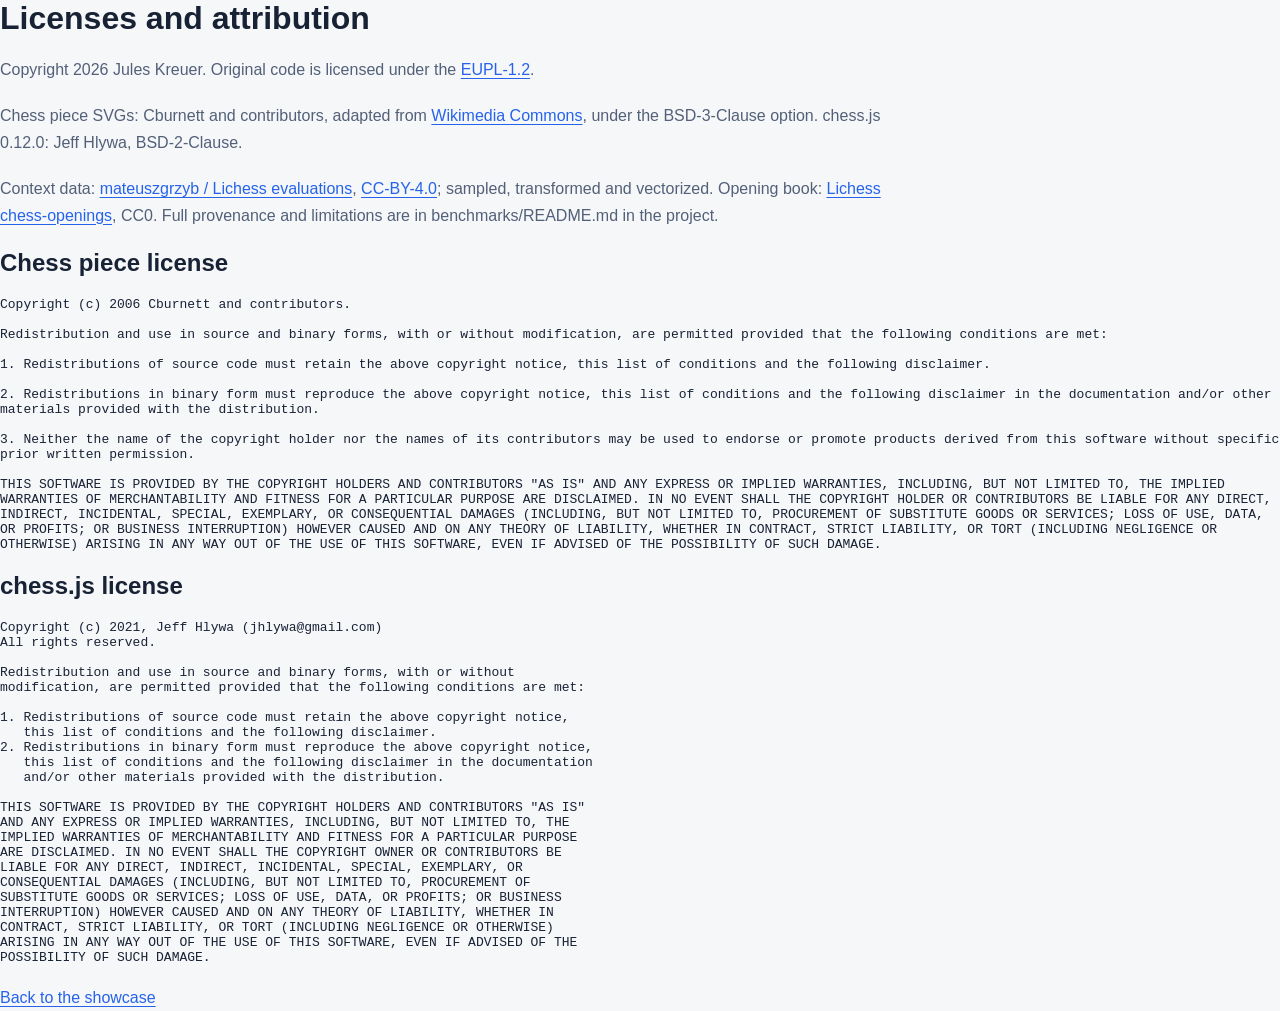
<file: tabpfn_chess/web/credits.html>
<!doctype html><html lang="en"><meta charset="utf-8"><meta name="viewport" content="width=device-width"><title>Licenses and attribution</title><link rel="stylesheet" href="style.css?v=0.1.0a1"><main class="academic-section"><h1>Licenses and attribution</h1><p>Copyright 2026 Jules Kreuer. Original code is licensed under the <a href="https://eupl.eu/1.2/en/">EUPL-1.2</a>.</p><p>Chess piece SVGs: Cburnett and contributors, adapted from <a href="https://commons.wikimedia.org/wiki/Category:SVG_chess_pieces">Wikimedia Commons</a>, under the BSD-3-Clause option. chess.js 0.12.0: Jeff Hlywa, BSD-2-Clause.</p><p>Context data: <a href="https://huggingface.co/datasets/mateuszgrzyb/lichess-stockfish-normalized">mateuszgrzyb / Lichess evaluations</a>, <a href="https://creativecommons.org/licenses/by/4.0/">CC-BY-4.0</a>; sampled, transformed and vectorized. Opening book: <a href="https://github.com/lichess-org/chess-openings">Lichess chess-openings</a>, CC0. Full provenance and limitations are in benchmarks/README.md in the project.</p><h2>Chess piece license</h2><pre style="white-space:pre-wrap">Copyright (c) 2006 Cburnett and contributors. 

Redistribution and use in source and binary forms, with or without modification, are permitted provided that the following conditions are met:

1. Redistributions of source code must retain the above copyright notice, this list of conditions and the following disclaimer.

2. Redistributions in binary form must reproduce the above copyright notice, this list of conditions and the following disclaimer in the documentation and/or other materials provided with the distribution.

3. Neither the name of the copyright holder nor the names of its contributors may be used to endorse or promote products derived from this software without specific prior written permission.

THIS SOFTWARE IS PROVIDED BY THE COPYRIGHT HOLDERS AND CONTRIBUTORS &quot;AS IS&quot; AND ANY EXPRESS OR IMPLIED WARRANTIES, INCLUDING, BUT NOT LIMITED TO, THE IMPLIED WARRANTIES OF MERCHANTABILITY AND FITNESS FOR A PARTICULAR PURPOSE ARE DISCLAIMED. IN NO EVENT SHALL THE COPYRIGHT HOLDER OR CONTRIBUTORS BE LIABLE FOR ANY DIRECT, INDIRECT, INCIDENTAL, SPECIAL, EXEMPLARY, OR CONSEQUENTIAL DAMAGES (INCLUDING, BUT NOT LIMITED TO, PROCUREMENT OF SUBSTITUTE GOODS OR SERVICES; LOSS OF USE, DATA, OR PROFITS; OR BUSINESS INTERRUPTION) HOWEVER CAUSED AND ON ANY THEORY OF LIABILITY, WHETHER IN CONTRACT, STRICT LIABILITY, OR TORT (INCLUDING NEGLIGENCE OR OTHERWISE) ARISING IN ANY WAY OUT OF THE USE OF THIS SOFTWARE, EVEN IF ADVISED OF THE POSSIBILITY OF SUCH DAMAGE.
</pre><h2>chess.js license</h2><pre style="white-space:pre-wrap">Copyright (c) 2021, Jeff Hlywa (jhlywa@gmail.com)
All rights reserved.

Redistribution and use in source and binary forms, with or without
modification, are permitted provided that the following conditions are met:

1. Redistributions of source code must retain the above copyright notice,
   this list of conditions and the following disclaimer.
2. Redistributions in binary form must reproduce the above copyright notice,
   this list of conditions and the following disclaimer in the documentation
   and/or other materials provided with the distribution.

THIS SOFTWARE IS PROVIDED BY THE COPYRIGHT HOLDERS AND CONTRIBUTORS &quot;AS IS&quot;
AND ANY EXPRESS OR IMPLIED WARRANTIES, INCLUDING, BUT NOT LIMITED TO, THE
IMPLIED WARRANTIES OF MERCHANTABILITY AND FITNESS FOR A PARTICULAR PURPOSE
ARE DISCLAIMED. IN NO EVENT SHALL THE COPYRIGHT OWNER OR CONTRIBUTORS BE
LIABLE FOR ANY DIRECT, INDIRECT, INCIDENTAL, SPECIAL, EXEMPLARY, OR
CONSEQUENTIAL DAMAGES (INCLUDING, BUT NOT LIMITED TO, PROCUREMENT OF
SUBSTITUTE GOODS OR SERVICES; LOSS OF USE, DATA, OR PROFITS; OR BUSINESS
INTERRUPTION) HOWEVER CAUSED AND ON ANY THEORY OF LIABILITY, WHETHER IN
CONTRACT, STRICT LIABILITY, OR TORT (INCLUDING NEGLIGENCE OR OTHERWISE)
ARISING IN ANY WAY OUT OF THE USE OF THIS SOFTWARE, EVEN IF ADVISED OF THE
POSSIBILITY OF SUCH DAMAGE.
</pre><p><a href="index.html">Back to the showcase</a></p></main></html>
</file>
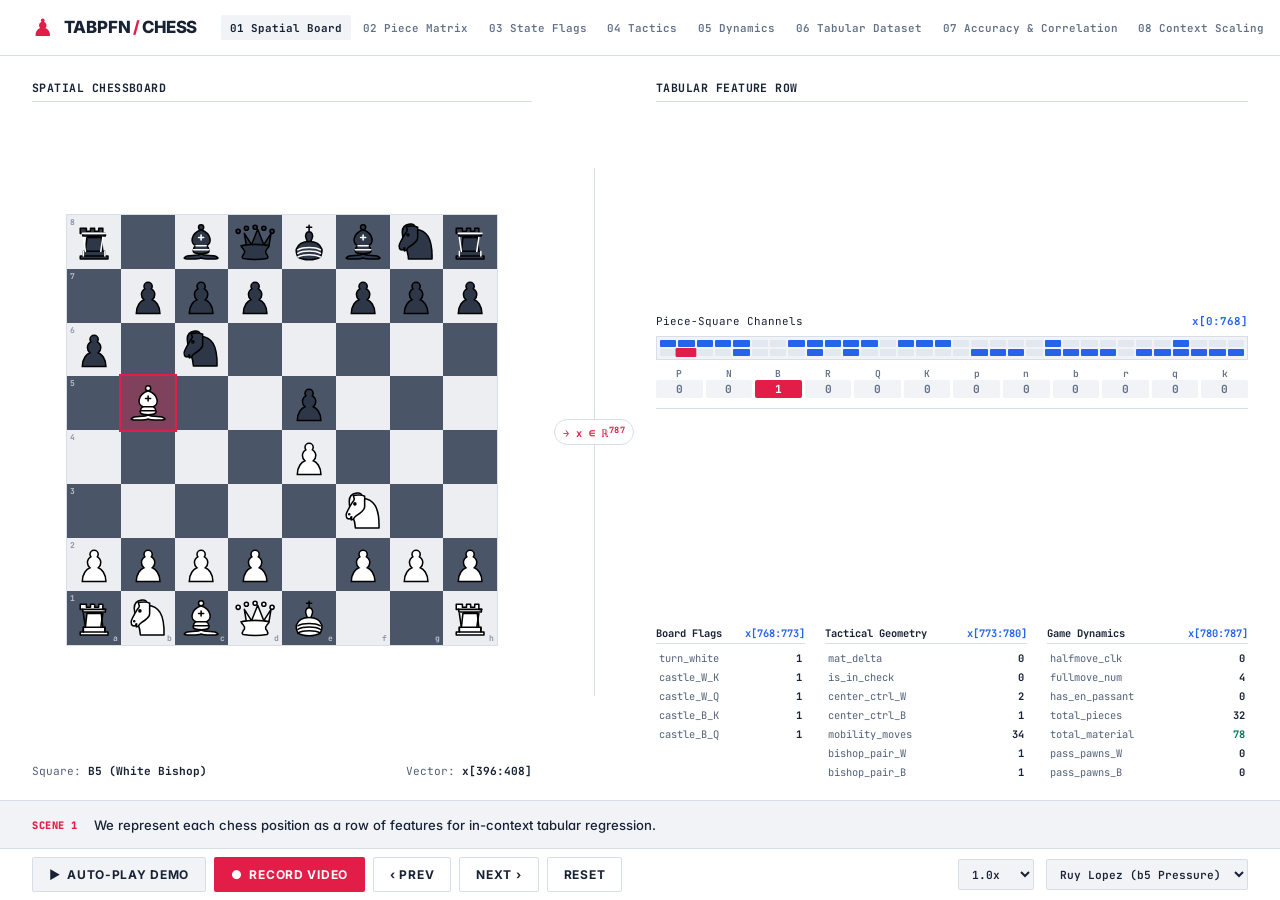
<file: tabpfn_chess/web/vector_animation.html>
<!DOCTYPE html>
<html lang="en">
<head>
  <meta charset="UTF-8">
  <meta name="viewport" content="width=device-width, initial-scale=1.0">
  <title>TabPFN Chess: Spatial-to-Tabular Vectorization &amp; Scaling</title>
  <link rel="stylesheet" href="style.css">
  <link rel="preconnect" href="https://fonts.googleapis.com">
  <link rel="preconnect" href="https://fonts.gstatic.com" crossorigin>
  <link href="https://fonts.googleapis.com/css2?family=Inter:wght@400;500;600;700;800&family=JetBrains+Mono:wght@400;500;600;700&display=swap" rel="stylesheet">
  <style>
    body {
      background-color: var(--bg-surface);
      color: var(--text-main);
      font-family: var(--font-sans);
      font-feature-settings: 'cv02', 'cv03', 'cv04', 'cv11';
      margin: 0;
      padding: 0;
      width: 100vw;
      height: 100vh;
      min-height: 100vh;
      display: flex;
      flex-direction: column;
      overflow: hidden;
      box-sizing: border-box;
      -webkit-font-smoothing: antialiased;
    }

    /* Full-Size Stage (Matches Regular Play Window) */
    .stage-card {
      width: 100vw;
      height: 100vh;
      flex: 1;
      max-width: none;
      aspect-ratio: unset;
      background: var(--bg-surface);
      border: none;
      border-radius: 0;
      box-shadow: none;
      display: flex;
      flex-direction: column;
      position: relative;
      overflow: hidden;
    }

    /* Full-Stage SVG Laser Overlay (For Steps 1-5) */
    .stage-laser-canvas {
      position: absolute;
      top: 0;
      left: 0;
      width: 100%;
      height: 100%;
      pointer-events: none;
      z-index: 15;
    }

    /* Stage Header (Matches Swiss Header) */
    .stage-header {
      height: 56px;
      padding: 0.85rem 2rem;
      display: flex;
      align-items: center;
      justify-content: space-between;
      background: var(--bg-surface);
      border-bottom: 1px solid var(--border-hairline);
      z-index: 20;
      flex-shrink: 0;
      gap: 1.5rem;
    }

    .brand-group {
      display: flex;
      align-items: center;
      gap: 0.65rem;
    }

    /* Clean Progress Steps */
    .step-tabs {
      display: flex;
      align-items: center;
      gap: 0.2rem;
    }

    .step-tab {
      font-family: var(--font-mono);
      font-size: 0.68rem;
      font-weight: 600;
      color: var(--text-muted);
      background: transparent;
      border: none;
      padding: 0.35rem 0.55rem;
      border-radius: 2px;
      cursor: pointer;
      transition: all 0.15s ease;
      white-space: nowrap;
    }

    .step-tab:hover {
      color: var(--text-main);
      background: var(--bg-hover);
    }

    .step-tab.active {
      color: var(--text-main);
      background: var(--bg-surface-alt);
      font-weight: 700;
    }

    .step-tab.completed {
      color: var(--swiss-green);
    }

    /* Viewport Area */
    .viewport-area {
      flex: 1;
      position: relative;
      overflow: hidden;
      display: flex;
      flex-direction: column;
    }

    /* VIEW 1: Vectorization Pipeline (Steps 1-5) */
    .view-vectorize {
      flex: 1;
      display: grid;
      grid-template-columns: 500px 60px 1fr;
      align-items: stretch;
      padding: 1.5rem 2rem 1rem;
      gap: 2rem;
      background: #ffffff;
      height: 100%;
      box-sizing: border-box;
      max-width: 1440px;
      margin: 0 auto;
      width: 100%;
    }

    .board-column {
      display: flex;
      flex-direction: column;
      justify-content: space-between;
      gap: 0.75rem;
    }

    .section-title-row {
      display: flex;
      align-items: baseline;
      justify-content: space-between;
      padding-bottom: 0.35rem;
      border-bottom: 1px solid var(--border-hairline);
    }

    .section-title {
      font-family: var(--font-mono);
      font-size: 0.72rem;
      font-weight: 700;
      letter-spacing: 0.04em;
      color: var(--text-main);
    }


    .chess-grid-frame {
      width: min(440px, 48vh);
      height: min(440px, 48vh);
      margin: 0 auto;
      background: var(--board-dark);
      border: 1px solid var(--border-hairline);
      display: grid;
      grid-template-columns: repeat(8, 1fr);
      grid-template-rows: repeat(8, 1fr);
      position: relative;
    }

    .sq {
      position: relative;
      display: flex;
      align-items: center;
      justify-content: center;
      cursor: pointer;
      transition: background-color 0.15s ease;
    }

    .sq.light { background-color: var(--board-light); }
    .sq.dark { background-color: var(--board-dark); }

    .sq.active-highlight {
      background-color: var(--board-highlight) !important;
      outline: 2px solid var(--swiss-red);
      z-index: 5;
    }

    .sq-coord {
      position: absolute;
      font-size: 8px;
      font-family: var(--font-mono);
      font-weight: 700;
      pointer-events: none;
      opacity: 0.7;
    }

    .sq-coord.rank { left: 3px; top: 2px; }
    .sq-coord.file { right: 3px; bottom: 2px; }
    .sq.light .sq-coord { color: var(--text-muted); }
    .sq.dark .sq-coord { color: var(--board-light); }

    .piece-wrapper {
      width: 86%;
      height: 86%;
      position: relative;
      z-index: 2;
      display: flex;
      align-items: center;
      justify-content: center;
    }

    .board-readout {
      display: flex;
      align-items: center;
      justify-content: space-between;
      padding: 0.35rem 0;
      font-family: var(--font-mono);
      font-size: 0.7rem;
      color: var(--text-dim);
    }

    .board-readout strong {
      color: var(--text-main);
    }

    /* Center Divider & Conduit */
    .conduit-column {
      display: flex;
      flex-direction: column;
      align-items: center;
      justify-content: center;
      position: relative;
    }

    .conduit-line {
      width: 1px;
      height: 75%;
      background: var(--border-hairline);
    }

    .conduit-pill {
      position: absolute;
      background: #ffffff;
      border: 1px solid var(--border-hairline);
      padding: 4px 8px;
      border-radius: 20px;
      font-family: var(--font-mono);
      font-size: 0.65rem;
      font-weight: 700;
      color: var(--swiss-red);
      letter-spacing: 0.05em;
      white-space: nowrap;
    }

    /* Right Column: Tabular Row Vector */
    .vector-column {
      display: flex;
      flex-direction: column;
      justify-content: space-between;
      gap: 0.85rem;
    }

    .piece-matrix-block {
      display: flex;
      flex-direction: column;
      gap: 0.45rem;
      padding-bottom: 0.65rem;
      border-bottom: 1px solid var(--border-hairline);
    }

    .matrix-title-row {
      display: flex;
      align-items: center;
      justify-content: space-between;
      font-family: var(--font-mono);
      font-size: 0.68rem;
    }

    .matrix-title-row .slice {
      color: var(--swiss-blue);
      font-weight: 700;
    }

    .micro-matrix-strip {
      display: grid;
      grid-template-columns: repeat(32, 1fr);
      gap: 2px;
      background: var(--bg-surface-alt);
      padding: 3px;
      border: 1px solid var(--border-hairline);
    }

    .micro-cell {
      height: 7px;
      border-radius: 1px;
      background: #e2e8f0;
      transition: background-color 0.15s ease;
    }

    .micro-cell.occupied {
      background: var(--swiss-blue);
    }

    .micro-cell.active-cell {
      background: var(--swiss-red) !important;
      transform: scale(1.3);
      z-index: 2;
    }

    .channels-strip {
      display: grid;
      grid-template-columns: repeat(12, 1fr);
      gap: 3px;
    }

    .ch-item {
      display: flex;
      flex-direction: column;
      align-items: center;
      font-family: var(--font-mono);
    }

    .ch-item .name {
      font-size: 0.6rem;
      color: var(--text-muted);
      font-weight: 600;
    }

    .ch-item .val {
      font-size: 0.7rem;
      font-weight: 700;
      width: 100%;
      text-align: center;
      padding: 2px 0;
      background: var(--bg-surface-alt);
      color: var(--text-muted);
      border-radius: 2px;
    }

    .ch-item.active .val {
      background: var(--swiss-red);
      color: #ffffff;
    }

    /* 19 Features (Clean Open Columns) */
    .features-triad {
      display: grid;
      grid-template-columns: 1fr 1.35fr 1.35fr;
      gap: 1.25rem;
      padding: 0.25rem 0;
    }

    .feature-group {
      display: flex;
      flex-direction: column;
      gap: 0.25rem;
    }

    .group-header {
      font-family: var(--font-mono);
      font-size: 0.65rem;
      font-weight: 700;
      display: flex;
      justify-content: space-between;
      color: var(--text-main);
      padding-bottom: 3px;
      border-bottom: 1px solid var(--border-hairline);
      margin-bottom: 2px;
    }

    .group-header .range {
      color: var(--swiss-blue);
    }

    .feature-list {
      display: flex;
      flex-direction: column;
      gap: 3px;
    }

    .feature-item {
      display: flex;
      align-items: center;
      justify-content: space-between;
      font-family: var(--font-mono);
      font-size: 0.65rem;
      padding: 1px 3px;
      border-radius: 2px;
      transition: background-color 0.15s ease;
    }

    .feature-item.highlight {
      background: #fff1f2;
      color: var(--swiss-red);
    }

    .feature-item.highlight .name {
      color: var(--swiss-red);
      font-weight: 700;
    }

    .feature-item .name {
      color: var(--text-dim);
    }

    .feature-item .val {
      font-weight: 700;
      color: var(--text-main);
      min-width: 24px;
      text-align: right;
    }

    .feature-item .val.pos { color: var(--swiss-green); }
    .feature-item .val.neg { color: var(--swiss-red); }

    .laser-ray-path {
      stroke: var(--swiss-red);
      stroke-width: 1.8;
      stroke-linecap: round;
      opacity: 0.85;
      filter: drop-shadow(0 1px 2px rgba(225, 29, 72, 0.25));
    }

    /* VIEW 2: Full-Page Tabular Dataset Matrix (Step 6) */
    .view-table {
      flex: 1;
      padding: 1.5rem 2rem;
      display: flex;
      flex-direction: column;
      justify-content: space-between;
      background: #ffffff;
      height: 100%;
      box-sizing: border-box;
      max-width: 1440px;
      margin: 0 auto;
      width: 100%;
    }

    .dataset-table {
      width: 100%;
      border-collapse: collapse;
      font-family: var(--font-mono);
      font-size: 0.72rem;
      margin-top: 0.5rem;
    }

    .dataset-table th {
      text-align: left;
      padding: 0.55rem 0.6rem;
      font-size: 0.65rem;
      font-weight: 700;
      color: var(--text-muted);
      border-bottom: 2px solid var(--border-hairline);
      background: var(--bg-surface-alt);
    }

    .dataset-table td {
      padding: 0.45rem 0.6rem;
      border-bottom: 1px solid var(--border-hairline);
      color: var(--text-main);
    }

    .dataset-table tr:hover {
      background: #f8fafc;
    }

    .dataset-table th.target-col, .dataset-table td.target-col {
      background: #fff1f2;
      border-left: 1px solid rgba(225, 29, 72, 0.2);
    }

    .dataset-table th.target-col {
      color: var(--swiss-red);
      font-weight: 800;
    }

    .target-val-cp {
      font-weight: 800;
      color: var(--text-main);
    }

    .target-val-prob {
      font-weight: 800;
      color: var(--swiss-red);
    }

    .onehot-cell {
      display: flex;
      align-items: center;
      gap: 6px;
      font-family: var(--font-mono);
      white-space: nowrap;
    }

    .onehot-vec {
      color: var(--swiss-blue);
      font-weight: 700;
      font-size: 0.68rem;
    }

    .onehot-tag {
      font-size: 0.6rem;
      color: var(--text-muted);
      background: var(--bg-surface-alt);
      padding: 1px 5px;
      border: 1px solid var(--border-hairline);
      border-radius: 2px;
      white-space: nowrap;
    }

    /* VIEW 3: Model Accuracy & Correlation Plots (Step 7) */
    .view-plots {
      flex: 1;
      padding: 1.5rem 2rem;
      display: flex;
      flex-direction: column;
      justify-content: space-between;
      background: #ffffff;
      height: 100%;
      box-sizing: border-box;
      max-width: 1440px;
      margin: 0 auto;
      width: 100%;
    }

    .plots-grid {
      display: grid;
      grid-template-columns: 1.3fr 1fr;
      gap: 1.5rem;
      flex: 1;
      margin-top: 0.75rem;
    }

    .plot-card {
      border: 1px solid var(--border-hairline);
      background: #ffffff;
      padding: 1rem;
      display: flex;
      flex-direction: column;
      justify-content: space-between;
    }

    .plot-header {
      display: flex;
      justify-content: space-between;
      align-items: baseline;
      margin-bottom: 0.5rem;
    }

    .plot-header h3 {
      font-size: 0.78rem;
      font-weight: 700;
      font-family: var(--font-mono);
      text-transform: uppercase;
      margin: 0;
    }



    /* VIEW 4: Elo Progression Across Context Sizes (Step 8) */
    .view-elo {
      flex: 1;
      padding: 1.5rem 2rem;
      display: flex;
      flex-direction: column;
      justify-content: space-between;
      background: #ffffff;
      height: 100%;
      box-sizing: border-box;
      max-width: 1440px;
      margin: 0 auto;
      width: 100%;
    }

    .elo-grid {
      display: grid;
      grid-template-columns: 1.4fr 1fr;
      gap: 1.5rem;
      flex: 1;
      margin-top: 0.75rem;
    }

    .context-cards-list {
      display: flex;
      flex-direction: column;
      gap: 0.65rem;
      justify-content: center;
    }

    .context-card {
      border: 1px solid var(--border-hairline);
      background: var(--bg-surface-alt);
      padding: 0.75rem 1rem;
      border-radius: 2px;
      display: flex;
      align-items: center;
      justify-content: space-between;
      transition: all 0.2s ease;
    }

    .context-card.featured {
      background: #ffffff;
      border-color: var(--swiss-red);
      box-shadow: 0 2px 8px rgba(225, 29, 72, 0.08);
    }

    .context-card-title {
      font-family: var(--font-mono);
      font-size: 0.75rem;
      font-weight: 800;
      color: var(--text-main);
    }


    .context-card-elo {
      font-family: var(--font-mono);
      font-size: 1.15rem;
      font-weight: 800;
      color: var(--swiss-red);
    }

    /* Subtitle Prompter */
    .stage-prompter {
      height: 48px;
      padding: 0 2rem;
      background: var(--bg-surface-alt);
      border-top: 1px solid var(--border-hairline);
      display: flex;
      align-items: center;
      gap: 1rem;
      z-index: 20;
      flex-shrink: 0;
    }

    .prompter-label {
      font-family: var(--font-mono);
      font-size: 0.65rem;
      font-weight: 800;
      color: var(--swiss-red);
      letter-spacing: 0.05em;
      flex-shrink: 0;
    }

    .prompter-text {
      font-size: 0.82rem;
      color: var(--text-main);
      font-weight: 500;
      white-space: nowrap;
      overflow: hidden;
      text-overflow: ellipsis;
    }

    /* Cockpit Bar */
    .stage-cockpit {
      height: 52px;
      padding: 0 2rem;
      display: flex;
      align-items: center;
      justify-content: space-between;
      background: #ffffff;
      border-top: 1px solid var(--border-hairline);
      z-index: 20;
      flex-shrink: 0;
    }

    .cockpit-select {
      font-family: var(--font-mono);
      font-size: 0.7rem;
      font-weight: 600;
      background: var(--bg-surface-alt);
      border: 1px solid var(--border-hairline);
      color: var(--text-main);
      padding: 0.4rem 0.6rem;
      border-radius: 2px;
      outline: none;
      cursor: pointer;
    }
  </style>
</head>
<body>

  <!-- 16:9 Presentation Stage Card -->
  <div class="stage-card" id="stageCard">

    <!-- Absolute Laser Canvas (For Steps 1-5) -->
    <svg class="stage-laser-canvas" id="stageLaserSvg">
      <defs>
        <marker id="swissMarker" viewBox="0 0 8 8" refX="5" refY="4" markerWidth="4" markerHeight="4" orient="auto-start-reverse">
          <path d="M 0 1 L 6 4 L 0 7 z" fill="#e11d48"/>
        </marker>
      </defs>
      <g id="laserLayer"></g>
    </svg>

    <!-- Stage Header -->
    <header class="stage-header">
      <div class="brand-group">
        <span class="brand-mark">♟</span>
        <div class="brand-text">
          <h1>TABPFN<span class="brand-divider">/</span>CHESS</h1>
        </div>
      </div>

      <!-- Navigation Tabs (8 Steps) -->
      <nav class="step-tabs" id="stepTabs">
        <button class="step-tab active" id="tab-1">01 Spatial Board</button>
        <button class="step-tab" id="tab-2">02 Piece Matrix</button>
        <button class="step-tab" id="tab-3">03 State Flags</button>
        <button class="step-tab" id="tab-4">04 Tactics</button>
        <button class="step-tab" id="tab-5">05 Dynamics</button>
        <button class="step-tab" id="tab-6">06 Tabular Dataset</button>
        <button class="step-tab" id="tab-7">07 Accuracy &amp; Correlation</button>
        <button class="step-tab" id="tab-8">08 Context Scaling</button>
      </nav>
    </header>

    <!-- Viewport Container -->
    <div class="viewport-area" id="viewportArea">

      <!-- ============================================================ -->
      <!-- VIEW 1: Vectorization Pipeline (Active for Steps 1 through 5) -->
      <!-- ============================================================ -->
      <div class="view-vectorize" id="viewVectorize">
        
        <!-- Left: Spatial Board -->
        <section class="board-column">
          <div class="section-title-row">
            <span class="section-title">SPATIAL CHESSBOARD</span>
          </div>

          <div class="chess-grid-frame" id="chessGrid"></div>

          <div class="board-readout">
            <span>Square: <strong id="inspSqName">b5 (White Bishop)</strong></span>
            <span>Vector: <strong id="inspSliceTag">x[408:420]</strong></span>
          </div>
        </section>

        <!-- Center: Divider & Conduit -->
        <section class="conduit-column">
          <div class="conduit-line"></div>
          <div class="conduit-pill">&rarr; x &isin; &reals;<sup>787</sup></div>
        </section>

        <!-- Right: 787-dim Tabular Vector -->
        <section class="vector-column">
          <div class="section-title-row">
            <span class="section-title">TABULAR FEATURE ROW</span>
          </div>

          <!-- 768 Piece Matrix -->
          <div class="piece-matrix-block" id="block-pieces">
            <div class="matrix-title-row">
              <span>Piece-Square Channels</span>
              <span class="slice">x[0:768]</span>
            </div>
            <div class="micro-matrix-strip" id="microMatrix"></div>
            <div class="channels-strip" id="channelsStrip"></div>
          </div>

          <!-- 19 Features Triad -->
          <div class="features-triad">
            <div class="feature-group" id="group-flags">
              <div class="group-header">
                <span>Board Flags</span>
                <span class="range">x[768:773]</span>
              </div>
              <div class="feature-list" id="flagsList"></div>
            </div>

            <div class="feature-group" id="group-tactics">
              <div class="group-header">
                <span>Tactical Geometry</span>
                <span class="range">x[773:780]</span>
              </div>
              <div class="feature-list" id="tacticsList"></div>
            </div>

            <div class="feature-group" id="group-dynamics">
              <div class="group-header">
                <span>Game Dynamics</span>
                <span class="range">x[780:787]</span>
              </div>
              <div class="feature-list" id="dynamicsList"></div>
            </div>
          </div>
        </section>
      </div>

      <!-- ============================================================ -->
      <!-- VIEW 2: Full-Page Tabular Dataset (Active for Step 6)        -->
      <!-- ============================================================ -->
      <div class="view-table" id="viewTable" style="display: none;">
        <div class="section-title-row">
          <span class="section-title">IN-CONTEXT REFERENCE MATRIX [X_train | y_train]</span>
        </div>

        <div style="flex: 1; overflow-y: auto;">
          <table class="dataset-table">
            <thead>
              <tr>
                <th>#</th>
                <th>Piece Channels x[0:767]</th>
                <th>Turn x[768]</th>
                <th>Mat &Delta; x[773]</th>
                <th>Check x[774]</th>
                <th>Center x[775]</th>
                <th>Mobility x[777]</th>
                <th>Pieces x[783]</th>
                <th>Passed x[785]</th>
                <th class="target-col">Stockfish CP</th>
                <th class="target-col">Target Win Prob y</th>
              </tr>
            </thead>
            <tbody id="datasetTableBody"></tbody>
          </table>
        </div>

      </div>

      <!-- ============================================================ -->
      <!-- VIEW 3: Model Accuracy & Correlation Plots (Active for Step 7)-->
      <!-- ============================================================ -->
      <div class="view-plots" id="viewPlots" style="display: none;">
        <div class="section-title-row">
          <span class="section-title">HELD-OUT POSITION EVALUATION</span>
        </div>

        <div class="plots-grid">
          <!-- Scatter Plot -->
          <div class="plot-card">
            <div class="plot-header">
              <h3>Normalized Score: Prediction vs. Dataset Target</h3>
            </div>
            <div style="flex: 1; position: relative;">
              <svg id="scatterPlotSvg" role="img" aria-label="Recorded TabPFN predictions against dataset target scores" viewBox="0 0 540 260" width="100%" height="100%"></svg>
            </div>
          </div>

          <!-- Phase Residuals -->
          <div class="plot-card">
            <div class="plot-header">
              <h3>Centipawn MAE by Phase</h3>
            </div>
            <div style="flex: 1; position: relative;">
              <svg id="phaseResidualsSvg" role="img" aria-label="Mean absolute centipawn error grouped by dataset phase" viewBox="0 0 380 260" width="100%" height="100%"></svg>
            </div>
          </div>
        </div>

        <p style="font-size: 0.75rem; margin: 0.75rem 0 0; color: var(--text-muted);">
          Scores are uncalibrated; centipawn targets and predictions are clipped to &plusmn;1,000.
          <a href="evaluation_results.json" target="_blank">Recorded predictions &amp; protocol</a>
        </p>
      </div>

      <!-- ============================================================ -->
      <!-- VIEW 4: Context Scaling & Elo Progression (Active for Step 8) -->
      <!-- ============================================================ -->
      <div class="view-elo" id="viewElo" style="display: none;">
        <div class="section-title-row">
          <span class="section-title">IN-CONTEXT SCALING LADDER</span>
        </div>

        <div class="elo-grid">
          <!-- Elo Scaling Curve Plot -->
          <div class="plot-card">
            <div class="plot-header">
              <h3>Playing Strength vs. Context Size</h3>
            </div>
            <div style="flex: 1; position: relative;">
              <svg id="eloCurveSvg" viewBox="0 0 560 260" width="100%" height="100%"></svg>
            </div>
          </div>

          <!-- Context Performance Summary Cards -->
          <div class="context-cards-list">
            <div class="context-card">
              <div>
                <div class="context-card-title">100 Context Positions</div>
              </div>
              <div class="context-card-elo">1185 Elo</div>
            </div>

            <div class="context-card">
              <div>
                <div class="context-card-title">1,000 Context Positions</div>
              </div>
              <div class="context-card-elo">1236 Elo</div>
            </div>

            <div class="context-card featured">
              <div>
                <div class="context-card-title">10,000 Context Positions</div>
              </div>
              <div class="context-card-elo">1304 Elo</div>
            </div>
          </div>
        </div>

      </div>

    </div>

    <!-- Subtitle Prompter -->
    <div class="stage-prompter">
      <span class="prompter-label" id="prompterTag">SCENE 2</span>
      <span class="prompter-text" id="prompterSpeech">
        "We engineer a canonical spatial-to-tabular pipeline that transforms any position into a 787-dimensional row vector."
      </span>
    </div>

    <!-- Cockpit Controls -->
    <footer class="stage-cockpit">
      <div style="display: flex; gap: 0.5rem; align-items: center;">
        <button class="btn-swiss" id="btnPlayDemo">
          <span id="playIcon">▶</span>
          <span id="playLabel">Auto-Play Demo</span>
        </button>
        <button class="btn-swiss btn-accent" id="btnRecordVideo">
          <span>●</span>
          <span id="recLabel">Record Video</span>
        </button>
        <button class="btn-swiss btn-ghost" id="btnPrev">‹ Prev</button>
        <button class="btn-swiss btn-ghost" id="btnNext">Next ›</button>
        <button class="btn-swiss btn-ghost" id="btnReset">Reset</button>
      </div>

      <div style="display: flex; gap: 0.75rem; align-items: center;">
        <select class="cockpit-select" id="speedSelect">
          <option value="0.75">0.75x</option>
          <option value="1" selected>1.0x</option>
          <option value="1.5">1.5x</option>
          <option value="2">2.0x</option>
        </select>

        <select class="cockpit-select" id="presetSelect">
          <option value="ruy_lopez">Ruy Lopez (b5 Pressure)</option>
          <option value="scandinavian">Scandinavian (d5 Queen)</option>
          <option value="fried_liver">Fried Liver (f7 Attack)</option>
          <option value="endgame">Endgame (Passed Pawns)</option>
        </select>
      </div>
    </footer>

  </div>

  <script src="pieces.js"></script>
  <script src="evaluation_results.js"></script>
  <script>
    if (typeof SVG_PIECES === 'undefined') {
      window.SVG_PIECES = {
        P: `<svg viewBox="0 0 45 45"><path d="m22.5 9c-2.21 0-4 1.79-4 4 0 .89.29 1.71.78 2.38C17.33 16.5 16 18.59 16 21c0 2.03.94 3.84 2.41 5.03-3 1.06-7.41 5.55-7.41 13.47h23c0-7.92-4.41-12.41-7.41-13.47 1.47-1.19 2.41-3 2.41-5.03 0-2.41-1.33-4.5-3.28-5.62.49-.67.78-1.49.78-2.38 0-2.21-1.79-4-4-4z" fill="#fff" stroke="#000" stroke-width="1.5"/></svg>`,
        N: `<svg viewBox="0 0 45 45"><g fill="none" stroke="#000" stroke-width="1.5"><path d="m 22,10 c 10.5,1 16.5,8 16,29 L 15,39 C 15,28 9,26 9,13 9,8.5 11.5,5.5 16,5 c 3.5,-0.5 6,0.5 6,5 z" fill="#fff"/><circle cx="14.5" cy="15.5" r="1" fill="#000"/></g></svg>`,
        B: `<svg viewBox="0 0 45 45"><g fill="none" stroke="#000" stroke-width="1.5"><path d="m 9,36 c 3.39,-0.97 10.11,0.43 13.5,-2 3.39,2.43 10.11,1.03 13.5,2 0,0 1.65,0.54 3,2 -0.68,0.97 -1.65,0.99 -3,1 -3.39,-0.21 -10.11,0.47 -13.5,-1 -3.39,1.47 -10.11,0.79 -13.5,1 -1.354,-0.01 -2.32,-0.03 -3,-1 1.35,-1.46 3,-2 3,-2 z" fill="#fff"/><circle cx="22.5" cy="8" r="2.5" fill="#fff"/></g></svg>`,
        R: `<svg viewBox="0 0 45 45"><g fill="#fff" stroke="#000" stroke-width="1.5"><path d="m 9,39 h 27 v -3 H 9 v 3 z m 3,-3 v -4.5 h 21 V 36 H 12 z m 2,-4.5 1.5,-13.5 h 14 L 31,31.5 H 14 z"/></g></svg>`,
        Q: `<svg viewBox="0 0 45 45"><g fill="#fff" stroke="#000" stroke-width="1.5"><path d="m 9,26 c 8.5,-1.5 21,-1.5 27,0 l 2,-12 -7,11 -6,-15 -6,15 -7,-11 2,12 z"/><circle cx="22.5" cy="8" r="2"/></g></svg>`,
        K: `<svg viewBox="0 0 45 45"><g fill="none" stroke="#000" stroke-width="1.5"><path d="M 22.5,11.63 V 6 M 20,8 h 5"/><path d="m 11.5,37 c 5.5,3.5 16.5,3.5 22,0 0,0 2,-4.5 1.5,-7.5 -2,-5.5 -7.5,-7.5 -12.5,-7.5 -5,0 -10.5,2 -12.5,7.5 -0.5,3 1.5,7.5 1.5,7.5 z" fill="#fff"/></g></svg>`,
        p: `<svg viewBox="0 0 45 45"><path d="m22.5 9c-2.21 0-4 1.79-4 4 0 .89.29 1.71.78 2.38C17.33 16.5 16 18.59 16 21c0 2.03.94 3.84 2.41 5.03-3 1.06-7.41 5.55-7.41 13.47h23c0-7.92-4.41-12.41-7.41-13.47 1.47-1.19 2.41-3 2.41-5.03 0-2.41-1.33-4.5-3.28-5.62.49-.67.78-1.49.78-2.38 0-2.21-1.79-4-4-4z" fill="#4b5568" stroke="#000" stroke-width="1.5"/></svg>`,
        n: `<svg viewBox="0 0 45 45"><g fill="none" stroke="#000" stroke-width="1.5"><path d="m 22,10 c 10.5,1 16.5,8 16,29 L 15,39 C 15,28 9,26 9,13 9,8.5 11.5,5.5 16,5 c 3.5,-0.5 6,0.5 6,5 z" fill="#4b5568"/><circle cx="14.5" cy="15.5" r="1" fill="#fff"/></g></svg>`,
        b: `<svg viewBox="0 0 45 45"><g fill="none" stroke="#000" stroke-width="1.5"><path d="m 9,36 c 3.39,-0.97 10.11,0.43 13.5,-2 3.39,2.43 10.11,1.03 13.5,2 0,0 1.65,0.54 3,2 -0.68,0.97 -1.65,0.99 -3,1 -3.39,-0.21 -10.11,0.47 -13.5,-1 -3.39,1.47 -10.11,0.79 -13.5,1 -1.354,-0.01 -2.32,-0.03 -3,-1 1.35,-1.46 3,-2 3,-2 z" fill="#4b5568"/><circle cx="22.5" cy="8" r="2.5" fill="#4b5568"/></g></svg>`,
        r: `<svg viewBox="0 0 45 45"><g fill="#4b5568" stroke="#000" stroke-width="1.5"><path d="m 9,39 h 27 v -3 H 9 v 3 z m 3,-3 v -4.5 h 21 V 36 H 12 z m 2,-4.5 1.5,-13.5 h 14 L 31,31.5 H 14 z"/></g></svg>`,
        q: `<svg viewBox="0 0 45 45"><g fill="#4b5568" stroke="#000" stroke-width="1.5"><path d="m 9,26 c 8.5,-1.5 21,-1.5 27,0 l 2,-12 -7,11 -6,-15 -6,15 -7,-11 2,12 z"/><circle cx="22.5" cy="8" r="2"/></g></svg>`,
        k: `<svg viewBox="0 0 45 45"><g fill="none" stroke="#000" stroke-width="1.5"><path d="M 22.5,11.63 V 6 M 20,8 h 5"/><path d="m 11.5,37 c 5.5,3.5 16.5,3.5 22,0 0,0 2,-4.5 1.5,-7.5 -2,-5.5 -7.5,-7.5 -12.5,-7.5 -5,0 -10.5,2 -12.5,7.5 -0.5,3 1.5,7.5 1.5,7.5 z" fill="#4b5568"/></g></svg>`
      };
    }

    // 8 Real sample positions from reference_data.parquet
    const REAL_DATASET_ROWS = [
      { id: 1, fen: "1r4k1/2R2ppp/p5b1/8/8/P3r2P/3R2P1/6K1 w - - 0 1", turn: 1, mat: -4.0, check: 0, center: 2, mob: 32, pcs: 14, pass: 0, cp: -549, prob: 0.041 },
      { id: 2, fen: "1rb2rk1/p2n2bp/4p1p1/q1pp3P/5P2/2N3P1/PPPQ1B2/2KR1B1R w - - 0 1", turn: 1, mat: 0.0, check: 0, center: 4, mob: 38, pcs: 26, pass: 0, cp: -200, prob: 0.240 },
      { id: 3, fen: "1r4QR/2bkp3/5p2/2K3P1/3r4/4N3/1P6/8 w - - 0 1", turn: 1, mat: 4.0, check: 0, center: 2, mob: 34, pcs: 12, pass: 1, cp: 655, prob: 0.977 },
      { id: 4, fen: "1r4k1/2Q2ppp/8/4p3/p7/P6P/3r1PPK/8 b - - 0 1", turn: 0, mat: -2.0, check: 0, center: 1, mob: 33, pcs: 14, pass: 0, cp: -148, prob: 0.299 },
      { id: 5, fen: "1rb2rk1/p2p3p/4p1p1/q1p4n/Q7/2NB2P1/PPP2P1P/2KR3R b - - 0 1", turn: 0, mat: 0.0, check: 0, center: 3, mob: 39, pcs: 24, pass: 0, cp: -60, prob: 0.415 },
      { id: 6, fen: "1r4k1/1r3ppp/8/1P2Q3/4P3/6P1/1P3PKP/8 b - - 0 1", turn: 0, mat: 2.0, check: 0, center: 3, mob: 19, pcs: 14, pass: 2, cp: 0, prob: 0.500 },
      { id: 7, fen: "1rb2rk1/p3ppbp/5np1/1p2q3/NPPp1B2/3P2P1/4P1BP/1R1Q1RK1 b - - 0 1", turn: 0, mat: -1.0, check: 0, center: 3, mob: 41, pcs: 27, pass: 0, cp: -80, prob: 0.387 },
      { id: 8, fen: "1r4k1/1N4p1/2p2p1p/2P4P/8/2PR4/PPK5/7r b - - 0 1", turn: 0, mat: -1.0, check: 0, center: 2, mob: 24, pcs: 15, pass: 1, cp: -650, prob: 0.023 }
    ];

    const PRESETS = {
      ruy_lopez: {
        fen: "r1bqkbnr/1ppp1ppp/p1n5/1B2p3/4P3/5N2/PPPP1PPP/RNBQK2R w KQkq - 0 4",
        activeSquare: "b5",
        features: {
          turn: 1, wk_castle: 1, wq_castle: 1, bk_castle: 1, bq_castle: 1,
          mat_delta: 0.0, in_check: 0, center_w: 2, center_b: 1, mobility: 34,
          bishop_w: 1, bishop_b: 1, halfmove: 0, fullmove: 4, ep: 0, pieces: 32,
          tot_mat: 78.0, pass_w: 0, pass_b: 0
        }
      },
      scandinavian: {
        fen: "rnb1kbnr/ppp1pppp/8/3q4/8/2N5/PPPP1PPP/R1BQKBNR b KQkq - 1 3",
        activeSquare: "d5",
        features: {
          turn: 0, wk_castle: 1, wq_castle: 1, bk_castle: 1, bq_castle: 1,
          mat_delta: 0.0, in_check: 0, center_w: 2, center_b: 1, mobility: 28,
          bishop_w: 1, bishop_b: 1, halfmove: 1, fullmove: 3, ep: 0, pieces: 31,
          tot_mat: 77.0, pass_w: 0, pass_b: 0
        }
      },
      fried_liver: {
        fen: "r1bqkb1r/ppp2ppp/2n5/3np1N1/2B5/8/PPPP1PPP/RNBQK2R w KQkq - 0 6",
        activeSquare: "f7",
        features: {
          turn: 1, wk_castle: 1, wq_castle: 1, bk_castle: 1, bq_castle: 1,
          mat_delta: 0.0, in_check: 0, center_w: 3, center_b: 2, mobility: 37,
          bishop_w: 1, bishop_b: 1, halfmove: 0, fullmove: 6, ep: 0, pieces: 30,
          tot_mat: 76.0, pass_w: 0, pass_b: 0
        }
      },
      endgame: {
        fen: "8/5pk1/4p1p1/7p/3P3P/4PKP1/1r3P2/8 w - - 0 42",
        activeSquare: "d4",
        features: {
          turn: 1, wk_castle: 0, wq_castle: 0, bk_castle: 0, bq_castle: 0,
          mat_delta: 0.0, in_check: 0, center_w: 1, center_b: 0, mobility: 14,
          bishop_w: 0, bishop_b: 0, halfmove: 0, fullmove: 42, ep: 0, pieces: 12,
          tot_mat: 22.0, pass_w: 1, pass_b: 0
        }
      }
    };

    const PIECE_ORDER = ["P", "N", "B", "R", "Q", "K", "p", "n", "b", "r", "q", "k"];

    const STAGE_SCRIPTS = [
      {
        scene: "SCENE 1",
        text: "We represent each chess position as a row of features for in-context tabular regression."
      },
      {
        scene: "SCENE 2",
        text: "We unroll the 8x8 board into 64 squares. Each square maps to 12 one-hot piece channels [P,N,B,R,Q,K, p,n,b,r,q,k], creating a 768-dimensional sparse binary tensor."
      },
      {
        scene: "SCENE 3",
        text: "We append 5 global game state flags: active turn, and kingside/queenside castling rights for both players. Indices 768 through 772."
      },
      {
        scene: "SCENE 4",
        text: "We inject 7 tactical domain heuristics: material delta, check status, central control of {e4, d4, e5, d5}, active mobility, and bishop pair bonuses."
      },
      {
        scene: "SCENE 5",
        text: "Finally, 7 dynamic features: the 50-move clock, move number, en-passant square, piece density, and passed pawns. Total: 787 tabular features."
      },
      {
        scene: "SCENE 6 · TABULAR REFERENCE MATRIX",
        text: "Each board state is transformed into a 787-dimensional numerical row vector: 768 one-hot piece channels, 5 state flags, and 14 domain heuristics. Stockfish evaluations serve as ground-truth targets."
      },
      {
        scene: "SCENE 7 · MODEL ACCURACY & CORRELATION",
        text: `TabPFN ${CHESS_EVALUATION_RESULTS.model.version}: ${CHESS_EVALUATION_RESULTS.metrics.n} held-out positions (${CHESS_EVALUATION_RESULTS.sampling.per_phase} per phase), ${CHESS_EVALUATION_RESULTS.model.context_size.toLocaleString('en-US')} context positions. Bars show mean absolute error on the same predictions.`
      },
      {
        scene: "SCENE 8 · CONTEXT SCALING",
        text: "Compare playing-strength estimates for contexts of 100, 1,000 and 10,000 positions."
      }
    ];

    class SwissMasterStage {
      constructor() {
        this.currentStep = 1;
        this.totalSteps = 8;
        this.currentPresetKey = 'ruy_lopez';
        this.currentPreset = PRESETS[this.currentPresetKey];
        this.isPlaying = false;
        this.speed = 1.0;
        this.timer = null;
        this.isRecording = false;
        this.recorder = null;
        this.chunks = [];

        this.initDOM();
        this.bindEvents();
        this.loadPreset(this.currentPresetKey);
        this.setStep(1);
      }

      initDOM() {
        // 64 Chess Squares
        const grid = document.getElementById('chessGrid');
        grid.innerHTML = '';
        for (let r = 8; r >= 1; r--) {
          for (let f = 1; f <= 8; f++) {
            const sqName = String.fromCharCode(96 + f) + r;
            const isLight = (r + f) % 2 === 1;
            const sq = document.createElement('div');
            sq.className = `sq ${isLight ? 'light' : 'dark'}`;
            sq.id = `sq-${sqName}`;
            sq.dataset.sq = sqName;
            sq.dataset.file = f;
            sq.dataset.rank = r;

            if (f === 1) {
              const rlbl = document.createElement('span');
              rlbl.className = 'sq-coord rank';
              rlbl.textContent = r;
              sq.appendChild(rlbl);
            }
            if (r === 1) {
              const flbl = document.createElement('span');
              flbl.className = 'sq-coord file';
              flbl.textContent = String.fromCharCode(96 + f);
              sq.appendChild(flbl);
            }

            sq.addEventListener('click', () => this.inspectSquare(sqName));
            grid.appendChild(sq);
          }
        }

        // 64 Micro-matrix cells
        const micro = document.getElementById('microMatrix');
        micro.innerHTML = '';
        for (let i = 0; i < 64; i++) {
          const c = document.createElement('div');
          c.className = 'micro-cell';
          c.id = `micro-${i}`;
          micro.appendChild(c);
        }

        // 12 Channel Breakout
        const breakout = document.getElementById('channelsStrip');
        breakout.innerHTML = '';
        PIECE_ORDER.forEach((p, idx) => {
          const box = document.createElement('div');
          box.className = 'ch-item';
          box.id = `ch-${idx}`;
          box.innerHTML = `
            <span class="name">${p}</span>
            <span class="val" id="ch-val-${idx}">0</span>
          `;
          breakout.appendChild(box);
        });

        // 19 Feature lists
        const populateList = (containerId, items) => {
          const container = document.getElementById(containerId);
          container.innerHTML = '';
          items.forEach(item => {
            const row = document.createElement('div');
            row.className = 'feature-item';
            row.id = `fitem-${item.key}`;
            row.innerHTML = `
              <span class="name">${item.name}</span>
              <span class="val" id="fval-${item.key}">-</span>
            `;
            container.appendChild(row);
          });
        };

        populateList('flagsList', [
          { name: "turn_white", key: "turn" },
          { name: "castle_W_K", key: "wk_castle" },
          { name: "castle_W_Q", key: "wq_castle" },
          { name: "castle_B_K", key: "bk_castle" },
          { name: "castle_B_Q", key: "bq_castle" }
        ]);

        populateList('tacticsList', [
          { name: "mat_delta", key: "mat_delta" },
          { name: "is_in_check", key: "in_check" },
          { name: "center_ctrl_W", key: "center_w" },
          { name: "center_ctrl_B", key: "center_b" },
          { name: "mobility_moves", key: "mobility" },
          { name: "bishop_pair_W", key: "bishop_w" },
          { name: "bishop_pair_B", key: "bishop_b" }
        ]);

        populateList('dynamicsList', [
          { name: "halfmove_clk", key: "halfmove" },
          { name: "fullmove_num", key: "fullmove" },
          { name: "has_en_passant", key: "ep" },
          { name: "total_pieces", key: "pieces" },
          { name: "total_material", key: "tot_mat" },
          { name: "pass_pawns_W", key: "pass_w" },
          { name: "pass_pawns_B", key: "pass_b" }
        ]);

        // Populate Real Dataset Table (Step 6)
        const tbody = document.getElementById('datasetTableBody');
        tbody.innerHTML = '';
        REAL_DATASET_ROWS.forEach(row => {
          const tr = document.createElement('tr');
          // Parse piece occupancy bits from FEN for authentic one-hot preview
          const ranks = row.fen.split(' ')[0].split('/');
          const bits = [];
          for (let r = 0; r < 8 && bits.length < 7; r++) {
            for (const ch of ranks[r]) {
              if (/\d/.test(ch)) {
                for (let i = 0; i < parseInt(ch, 10) && bits.length < 7; i++) bits.push(0);
              } else {
                bits.push(1);
              }
              if (bits.length >= 7) break;
            }
          }
          const bitStr = `[${bits.join(', ')}, … 0]`;

          tr.innerHTML = `
            <td>#${String(row.id).padStart(3, '0')}</td>
            <td>
              <div class="onehot-cell" title="One-hot piece-square occupancy vector x[0:767] (${row.pcs} active piece channels)&#10;Original FEN: ${row.fen}">
                <span class="onehot-vec">${bitStr}</span>
                <span class="onehot-tag">768-D one-hot (${row.pcs} active)</span>
              </div>
            </td>
            <td>${row.turn}</td>
            <td>${row.mat > 0 ? '+' : ''}${row.mat}</td>
            <td>${row.check}</td>
            <td>${row.center}</td>
            <td>${row.mob}</td>
            <td>${row.pcs}</td>
            <td>${row.pass}</td>
            <td class="target-col target-val-cp">${row.cp > 0 ? '+' : ''}${row.cp} cp</td>
            <td class="target-col target-val-prob">${row.prob.toFixed(3)}</td>
          `;
          tbody.appendChild(tr);
        });

        // Draw Plots for Step 7 & 8
        this.renderScatterPlot();
        this.renderPhasePlot();
        this.renderEloCurve();
      }

      renderScatterPlot() {
        const svg = document.getElementById('scatterPlotSvg');
        if (!svg) return;
        const w = 540, h = 260;
        const padL = 40, padB = 35, padT = 20, padR = 20;
        const plotW = w - padL - padR;
        const plotH = h - padT - padB;

        let html = `
          <!-- Axes -->
          <line x1="${padL}" y1="${padT + plotH}" x2="${padL + plotW}" y2="${padT + plotH}" stroke="#d8dee8" stroke-width="1.5" />
          <line x1="${padL}" y1="${padT}" x2="${padL}" y2="${padT + plotH}" stroke="#d8dee8" stroke-width="1.5" />
          
          <!-- Ideal Parity Line y = x -->
          <line x1="${padL}" y1="${padT + plotH}" x2="${padL + plotW}" y2="${padT}" stroke="#cbd5e1" stroke-dasharray="4,4" stroke-width="1.5" />
          
          <!-- Ticks & Labels -->
          <text x="${padL}" y="${h - 12}" fill="#617087" font-family="'JetBrains Mono'" font-size="9">0.0</text>
          <text x="${padL + plotW / 2}" y="${h - 12}" fill="#617087" font-family="'JetBrains Mono'" font-size="9" text-anchor="middle">Dataset target score</text>
          <text x="${padL + plotW}" y="${h - 12}" fill="#617087" font-family="'JetBrains Mono'" font-size="9" text-anchor="end">1.0</text>
          
          <text x="${padL - 8}" y="${padT + plotH}" fill="#617087" font-family="'JetBrains Mono'" font-size="9" text-anchor="end">0.0</text>
          <text x="${padL - 8}" y="${padT + plotH / 2}" fill="#617087" font-family="'JetBrains Mono'" font-size="9" text-anchor="end" transform="rotate(-90 ${padL - 18} ${padT + plotH / 2})">TabPFN Prediction</text>
          <text x="${padL - 8}" y="${padT + 8}" fill="#617087" font-family="'JetBrains Mono'" font-size="9" text-anchor="end">1.0</text>
        `;

        // Points
        CHESS_EVALUATION_RESULTS.points.forEach(pt => {
          const cx = padL + pt.target_score * plotW;
          const cy = padT + (1 - pt.prediction_score) * plotH;
          html += `
            <circle cx="${cx}" cy="${cy}" r="2.7" fill="rgba(37, 99, 235, 0.45)" stroke="#1d4ed8" stroke-width="0.5">
              <title>Target: ${pt.target_score.toFixed(4)} | Predicted: ${pt.prediction_score.toFixed(4)} | ${pt.phase} | Target: ${pt.target_cp} cp | ${pt.fen}</title>
            </circle>
          `;
        });

        svg.innerHTML = html;
      }

      renderPhasePlot() {
        const svg = document.getElementById('phaseResidualsSvg');
        if (!svg) return;
        const w = 380, h = 260;
        const padL = 45, padB = 35, padT = 25, padR = 20;
        const plotW = w - padL - padR;
        const plotH = h - padT - padB;

        const data = CHESS_EVALUATION_RESULTS.phases;

        const barW = 50;
        const maxVal = Math.max(50, Math.ceil(Math.max(...data.map(d => d.mae_cp)) / 50) * 50);

        let html = `
          <line x1="${padL}" y1="${padT + plotH}" x2="${padL + plotW}" y2="${padT + plotH}" stroke="#d8dee8" stroke-width="1.5" />
          <line x1="${padL}" y1="${padT}" x2="${padL}" y2="${padT + plotH}" stroke="#d8dee8" stroke-width="1.5" />
          <text x="${padL - 8}" y="${padT + 8}" fill="#617087" font-family="'JetBrains Mono'" font-size="9" text-anchor="end">${maxVal} cp</text>
          <text x="${padL - 8}" y="${padT + plotH / 2}" fill="#617087" font-family="'JetBrains Mono'" font-size="9" text-anchor="end">${maxVal / 2} cp</text>
          <text x="${padL - 8}" y="${padT + plotH}" fill="#617087" font-family="'JetBrains Mono'" font-size="9" text-anchor="end">0</text>
        `;

        data.forEach((d, idx) => {
          const cx = padL + (idx + 0.5) * (plotW / 3);
          const barH = (d.mae_cp / maxVal) * plotH;
          const y = padT + plotH - barH;

          html += `
            <rect x="${cx - barW / 2}" y="${y}" width="${barW}" height="${barH}" fill="#e11d48" rx="2" opacity="0.85"><title>${d.n} positions; mean absolute error ${d.mae_cp.toFixed(2)} cp</title></rect>
            <text x="${cx}" y="${y - 6}" fill="#182235" font-family="'JetBrains Mono'" font-size="10" font-weight="700" text-anchor="middle">${d.mae_cp.toFixed(1)} cp</text>
            <text x="${cx}" y="${padT + plotH + 18}" fill="#526078" font-family="'JetBrains Mono'" font-size="9" font-weight="600" text-anchor="middle">${d.phase[0].toUpperCase() + d.phase.slice(1)}</text>
          `;
        });

        svg.innerHTML = html;
      }

      renderEloCurve() {
        const svg = document.getElementById('eloCurveSvg');
        if (!svg) return;
        const w = 560, h = 260;
        const padL = 50, padB = 40, padT = 25, padR = 25;
        const plotW = w - padL - padR;
        const plotH = h - padT - padB;

        // X: 100 -> 1000 -> 10000 (log scale)
        // Y: 1100 to 1400 Elo
        const minElo = 1100, maxElo = 1400;

        const getY = (elo) => padT + (1 - (elo - minElo) / (maxElo - minElo)) * plotH;
        const getX = (logIdx) => padL + (logIdx / 2) * plotW;

        const points = [
          { ctx: 100, elo: 1185, low: 1138, high: 1228, x: getX(0) },
          { ctx: 1000, elo: 1236, low: 1189, high: 1279, x: getX(1) },
          { ctx: 10000, elo: 1304, low: 1265, high: 1341, x: getX(2) }
        ];

        let html = `
          <!-- Axes -->
          <line x1="${padL}" y1="${padT + plotH}" x2="${padL + plotW}" y2="${padT + plotH}" stroke="#d8dee8" stroke-width="1.5" />
          <line x1="${padL}" y1="${padT}" x2="${padL}" y2="${padT + plotH}" stroke="#d8dee8" stroke-width="1.5" />

          <!-- Subtle Horizontal Grid Lines -->
          ${[1100, 1200, 1300, 1400].map(elo => `
            <line x1="${padL}" y1="${getY(elo)}" x2="${padL + plotW}" y2="${getY(elo)}" stroke="#f1f5f9" stroke-width="1" />
          `).join('')}

          <!-- Confidence Interval Band -->
          <polygon points="${points[0].x},${getY(points[0].high)} ${points[1].x},${getY(points[1].high)} ${points[2].x},${getY(points[2].high)} ${points[2].x},${getY(points[2].low)} ${points[1].x},${getY(points[1].low)} ${points[0].x},${getY(points[0].low)}" fill="rgba(225, 29, 72, 0.08)" />

          <!-- Curve Line -->
          <polyline points="${points[0].x},${getY(points[0].elo)} ${points[1].x},${getY(points[1].elo)} ${points[2].x},${getY(points[2].elo)}" fill="none" stroke="#e11d48" stroke-width="2.5" />
        `;

        // Points
        points.forEach(pt => {
          const cy = getY(pt.elo);
          html += `
            <line x1="${pt.x}" y1="${getY(pt.low)}" x2="${pt.x}" y2="${getY(pt.high)}" stroke="#e11d48" stroke-width="1.5" />
            <circle cx="${pt.x}" cy="${cy}" r="5" fill="#ffffff" stroke="#e11d48" stroke-width="2.5" />
            <text x="${pt.x}" y="${cy - 10}" fill="#182235" font-family="'JetBrains Mono'" font-size="10" font-weight="800" text-anchor="middle">${pt.elo} Elo</text>
            <text x="${pt.x}" y="${padT + plotH + 18}" fill="#526078" font-family="'JetBrains Mono'" font-size="9" font-weight="600" text-anchor="middle">N = ${pt.ctx.toLocaleString()}</text>
          `;
        });

        // Y Ticks
        for (let elo = 1100; elo <= 1400; elo += 100) {
          html += `<text x="${padL - 8}" y="${getY(elo) + 3}" fill="#617087" font-family="'JetBrains Mono'" font-size="8.5" text-anchor="end">${elo}</text>`;
        }

        svg.innerHTML = html;
      }

      loadPreset(presetKey) {
        this.currentPresetKey = presetKey;
        this.currentPreset = PRESETS[presetKey];

        const parts = this.currentPreset.fen.split(' ');
        const ranks = parts[0].split('/');

        // Clear pieces
        for (let r = 1; r <= 8; r++) {
          for (let f = 1; f <= 8; f++) {
            const sq = document.getElementById(`sq-${String.fromCharCode(96 + f)}${r}`);
            const p = sq.querySelector('.piece-wrapper');
            if (p) p.remove();
            sq.dataset.piece = '';
          }
        }

        ranks.forEach((rowStr, rIdx) => {
          const rank = 8 - rIdx;
          let file = 1;
          for (const ch of rowStr) {
            if (/\d/.test(ch)) {
              file += parseInt(ch, 10);
            } else {
              const sq = document.getElementById(`sq-${String.fromCharCode(96 + file)}${rank}`);
              if (sq && SVG_PIECES[ch]) {
                const wrap = document.createElement('div');
                wrap.className = 'piece-wrapper';
                wrap.innerHTML = SVG_PIECES[ch];
                sq.appendChild(wrap);
                sq.dataset.piece = ch;
              }
              file++;
            }
          }
        });

        // Update micro cells
        for (let i = 0; i < 64; i++) {
          const f = (i % 8) + 1;
          const r = Math.floor(i / 8) + 1;
          const sq = document.getElementById(`sq-${String.fromCharCode(96 + f)}${r}`);
          const mc = document.getElementById(`micro-${i}`);
          if (sq && mc) {
            mc.className = sq.dataset.piece ? 'micro-cell occupied' : 'micro-cell';
          }
        }

        // Update feature values
        const feats = this.currentPreset.features;
        for (const [key, val] of Object.entries(feats)) {
          const el = document.getElementById(`fval-${key}`);
          if (el) {
            el.textContent = val;
            if (typeof val === 'number' && val > 0 && key.includes('mat')) el.className = 'val pos';
            else if (typeof val === 'number' && val < 0) el.className = 'val neg';
            else el.className = 'val';
          }
        }


        this.inspectSquare(this.currentPreset.activeSquare);
      }

      inspectSquare(sqName) {
        const sq = document.getElementById(`sq-${sqName}`);
        if (!sq) return;

        document.querySelectorAll('.sq.active-highlight').forEach(s => s.classList.remove('active-highlight'));
        sq.classList.add('active-highlight');

        const f = parseInt(sq.dataset.file, 10);
        const r = parseInt(sq.dataset.rank, 10);
        const sqIdx = (r - 1) * 8 + (f - 1);
        const piece = sq.dataset.piece || null;

        document.querySelectorAll('.micro-cell.active-cell').forEach(c => c.classList.remove('active-cell'));
        const mc = document.getElementById(`micro-${sqIdx}`);
        if (mc) mc.classList.add('active-cell');

        PIECE_ORDER.forEach((p, idx) => {
          const box = document.getElementById(`ch-${idx}`);
          const valEl = document.getElementById(`ch-val-${idx}`);
          if (piece === p) {
            box.classList.add('active');
            valEl.textContent = '1';
          } else {
            box.classList.remove('active');
            valEl.textContent = '0';
          }
        });

        const startIdx = sqIdx * 12;
        const endIdx = startIdx + 12;
        const pieceNames = { P: 'White Pawn', N: 'White Knight', B: 'White Bishop', R: 'White Rook', Q: 'White Queen', K: 'White King',
                             p: 'Black Pawn', n: 'Black Knight', b: 'Black Bishop', r: 'Black Rook', q: 'Black Queen', k: 'Black King' };

        document.getElementById('inspSqName').textContent = `${sqName.toUpperCase()} (${piece ? pieceNames[piece] : 'Empty'})`;
        document.getElementById('inspSliceTag').textContent = `x[${startIdx}:${endIdx}]`;

        if (this.currentStep <= 5) {
          this.drawLaser(sq, document.getElementById('block-pieces'));
        }
      }

      drawLaser(fromEl, toEl) {
        const group = document.getElementById('laserLayer');
        group.innerHTML = '';
        if (!fromEl || !toEl) return;

        const svg = document.getElementById('stageLaserSvg');
        const svgRect = svg.getBoundingClientRect();
        const r1 = fromEl.getBoundingClientRect();
        const r2 = toEl.getBoundingClientRect();

        const x1 = (r1.left + r1.right) / 2 - svgRect.left;
        const y1 = (r1.top + r1.bottom) / 2 - svgRect.top;

        // Target: Left edge of destination box
        const x2 = r2.left - svgRect.left - 2;
        const y2 = (r2.top + r2.bottom) / 2 - svgRect.top;

        const dx = Math.max(50, x2 - x1);
        const cx1 = x1 + dx * 0.45;
        const cy1 = y1;
        const cx2 = x2 - dx * 0.35;
        const cy2 = y2;

        const path = document.createElementNS('http://www.w3.org/2000/svg', 'path');
        path.setAttribute('d', `M ${x1} ${y1} C ${cx1} ${cy1}, ${cx2} ${cy2}, ${x2} ${y2}`);
        path.setAttribute('class', 'laser-ray-path');
        path.setAttribute('fill', 'none');
        path.setAttribute('marker-end', 'url(#swissMarker)');

        group.appendChild(path);
      }

      setStep(step) {
        this.currentStep = Math.max(1, Math.min(step, this.totalSteps));

        // Update tabs
        for (let i = 1; i <= this.totalSteps; i++) {
          const tab = document.getElementById(`tab-${i}`);
          if (tab) {
            tab.className = 'step-tab' + (i === this.currentStep ? ' active' : (i < this.currentStep ? ' completed' : ''));
          }
        }

        const scriptData = STAGE_SCRIPTS[this.currentStep - 1];
        document.getElementById('prompterTag').textContent = scriptData.scene;
        document.getElementById('prompterSpeech').textContent = scriptData.text;

        // Switch Viewports according to Step
        const viewVectorize = document.getElementById('viewVectorize');
        const viewTable = document.getElementById('viewTable');
        const viewPlots = document.getElementById('viewPlots');
        const viewElo = document.getElementById('viewElo');
        const laserSvg = document.getElementById('stageLaserSvg');

        if (this.currentStep <= 5) {
          viewVectorize.style.display = 'grid';
          viewTable.style.display = 'none';
          viewPlots.style.display = 'none';
          viewElo.style.display = 'none';
          laserSvg.style.display = 'block';
        } else if (this.currentStep === 6) {
          viewVectorize.style.display = 'none';
          viewTable.style.display = 'flex';
          viewPlots.style.display = 'none';
          viewElo.style.display = 'none';
          laserSvg.style.display = 'none';
        } else if (this.currentStep === 7) {
          viewVectorize.style.display = 'none';
          viewTable.style.display = 'none';
          viewPlots.style.display = 'flex';
          viewElo.style.display = 'none';
          laserSvg.style.display = 'none';
        } else if (this.currentStep === 8) {
          viewVectorize.style.display = 'none';
          viewTable.style.display = 'none';
          viewPlots.style.display = 'none';
          viewElo.style.display = 'flex';
          laserSvg.style.display = 'none';
        }

        // Specific sub-highlights for steps 1-5
        document.querySelectorAll('.feature-item').forEach(el => el.classList.remove('highlight'));

        if (this.currentStep === 1) {
          document.getElementById('laserLayer').innerHTML = '';
        } else if (this.currentStep === 2) {
          this.inspectSquare(this.currentPreset.activeSquare);
        } else if (this.currentStep === 3) {
          ['turn', 'wk_castle', 'wq_castle', 'bk_castle', 'bq_castle'].forEach(k => {
            const el = document.getElementById(`fitem-${k}`);
            if (el) el.classList.add('highlight');
          });
          this.drawLaser(document.getElementById('sq-e1'), document.getElementById('group-flags'));
        } else if (this.currentStep === 4) {
          ['mat_delta', 'in_check', 'center_w', 'center_b', 'mobility'].forEach(k => {
            const el = document.getElementById(`fitem-${k}`);
            if (el) el.classList.add('highlight');
          });
          this.drawLaser(document.getElementById('sq-e4'), document.getElementById('group-tactics'));
        } else if (this.currentStep === 5) {
          ['halfmove', 'fullmove', 'pieces', 'tot_mat', 'pass_w'].forEach(k => {
            const el = document.getElementById(`fitem-${k}`);
            if (el) el.classList.add('highlight');
          });
          this.drawLaser(document.getElementById('sq-d4'), document.getElementById('group-dynamics'));
        }
      }

      nextStep() {
        this.setStep(this.currentStep < this.totalSteps ? this.currentStep + 1 : 1);
      }

      prevStep() {
        if (this.currentStep > 1) this.setStep(this.currentStep - 1);
      }

      togglePlay() {
        if (this.isPlaying) this.stopPlay();
        else this.startPlay();
      }

      startPlay() {
        this.isPlaying = true;
        document.getElementById('playIcon').textContent = '⏸';
        document.getElementById('playLabel').textContent = 'Pause';
        const delay = Math.round(5000 / this.speed);

        const loop = () => {
          if (!this.isPlaying) return;
          this.nextStep();
          this.timer = setTimeout(loop, delay);
        };
        this.timer = setTimeout(loop, delay);
      }

      stopPlay() {
        this.isPlaying = false;
        document.getElementById('playIcon').textContent = '▶';
        document.getElementById('playLabel').textContent = 'Auto-Play Demo';
        if (this.timer) {
          clearTimeout(this.timer);
          this.timer = null;
        }
      }

      async toggleRecord() {
        if (this.isRecording) this.stopRecord();
        else await this.startRecord();
      }

      async startRecord() {
        try {
          const stream = await navigator.mediaDevices.getDisplayMedia({
            video: {
              displaySurface: 'window',
              width: { ideal: 1920 },
              height: { ideal: 1080 },
              frameRate: { ideal: 60 }
            },
            audio: false
          });

          this.chunks = [];
          this.recorder = new MediaRecorder(stream, { mimeType: 'video/webm; codecs=vp9' });

          this.recorder.ondataavailable = (e) => {
            if (e.data.size > 0) this.chunks.push(e.data);
          };

          this.recorder.onstop = () => {
            const blob = new Blob(this.chunks, { type: 'video/webm' });
            const url = URL.createObjectURL(blob);
            const a = document.createElement('a');
            a.href = url;
            a.download = `tabpfn_chess_presentation_${Date.now()}.webm`;
            document.body.appendChild(a);
            a.click();
            setTimeout(() => {
              document.body.removeChild(a);
              URL.revokeObjectURL(url);
            }, 100);
            this.setRecordingStatus(false);
          };

          this.recorder.start();
          this.setRecordingStatus(true);
          this.setStep(1);
          this.startPlay();

          setTimeout(() => {
            if (this.isRecording) this.stopRecord();
          }, (40000 / this.speed) + 2000);

        } catch (err) {
          console.warn("Screen capture cancelled:", err);
          this.setRecordingStatus(false);
        }
      }

      stopRecord() {
        if (this.recorder && this.recorder.state !== 'inactive') {
          this.recorder.stop();
          this.recorder.stream.getTracks().forEach(t => t.stop());
        }
        this.setRecordingStatus(false);
      }

      setRecordingStatus(recording) {
        this.isRecording = recording;
        const btn = document.getElementById('btnRecordVideo');
        const lbl = document.getElementById('recLabel');
        if (recording) {
          lbl.textContent = 'Recording (Stop)...';
          btn.style.opacity = '0.8';
        } else {
          lbl.textContent = 'Record Video';
          btn.style.opacity = '1';
        }
      }

      bindEvents() {
        document.getElementById('btnPlayDemo').addEventListener('click', () => this.togglePlay());
        document.getElementById('btnRecordVideo').addEventListener('click', () => this.toggleRecord());
        document.getElementById('btnNext').addEventListener('click', () => { this.stopPlay(); this.nextStep(); });
        document.getElementById('btnPrev').addEventListener('click', () => { this.stopPlay(); this.prevStep(); });
        document.getElementById('btnReset').addEventListener('click', () => { this.stopPlay(); this.setStep(1); });

        document.getElementById('speedSelect').addEventListener('change', (e) => {
          this.speed = parseFloat(e.target.value);
          if (this.isPlaying) {
            this.stopPlay();
            this.startPlay();
          }
        });

        document.getElementById('presetSelect').addEventListener('change', (e) => {
          this.loadPreset(e.target.value);
          this.setStep(this.currentStep);
        });

        for (let i = 1; i <= this.totalSteps; i++) {
          document.getElementById(`tab-${i}`).addEventListener('click', () => {
            this.stopPlay();
            this.setStep(i);
          });
        }

        window.addEventListener('resize', () => {
          if (this.currentStep <= 5) this.setStep(this.currentStep);
        });
      }
    }

    window.addEventListener('DOMContentLoaded', () => {
      window.app = new SwissMasterStage();
    });
  </script>
</body>
</html>
</file>
<file: tabpfn_chess/web/style.css>
/* Light research showcase. */

.site-footer { display: flex; flex-wrap: wrap; gap: .5rem 1.5rem; padding: 1.5rem 3%; color: #526078; font-size: .8rem; }
.site-footer a { color: #345ab4; }

:root {
  color-scheme: light;
  /* Swiss Strict Palette */
  --bg-base: #f6f7f9;
  --bg-surface: #ffffff;
  --bg-surface-alt: #f1f3f7;
  --bg-hover: #e9edf3;

  --border-hairline: #d8dee8;
  --border-focus: #8794a8;

  --text-main: #182235;
  --text-dim: #526078;
  --text-muted: #617087;

  /* Accent Color (Swiss Vermilion & Signal Cobalt) */
  --swiss-red: #e11d48;
  --swiss-red-hover: #be123c;
  --swiss-blue: #2563eb;
  --swiss-green: #047857;
  --swiss-amber: #a65b05;

  /* Board Tiles: Architectural Contrast */
  --board-light: #eceef2;
  --board-dark: #4b5568;
  --board-highlight: rgba(225, 29, 72, 0.35);
  --board-last-move: rgba(37, 99, 235, 0.35);
  --board-valid: rgba(16, 185, 129, 0.7);

  --font-sans: 'Inter', -apple-system, BlinkMacSystemFont, 'Segoe UI', Helvetica, Arial, sans-serif;
  --font-mono: 'JetBrains Mono', SFMono-Regular, Menlo, Monaco, Consolas, monospace;
}

* {
  box-sizing: border-box;
  margin: 0;
  padding: 0;
}

body {
  background-color: var(--bg-base);
  color: var(--text-main);
  font-family: var(--font-sans);
  font-feature-settings: 'cv02', 'cv03', 'cv04', 'cv11';
  min-height: 100vh;
  display: flex;
  flex-direction: column;
  -webkit-font-smoothing: antialiased;
}

/* Swiss Header */
.swiss-header {
  display: flex;
  align-items: center;
  justify-content: space-between;
  padding: 0.85rem 2rem;
  background: var(--bg-surface);
  border-bottom: 1px solid var(--border-hairline);
  position: sticky;
  top: 0;
  z-index: 50;
  gap: 1.5rem;
}

.brand {
  display: flex;
  align-items: center;
  gap: 0.75rem;
}

.brand-mark {
  font-size: 1.5rem;
  line-height: 1;
  color: var(--swiss-red);
}

.brand-text h1 {
  font-size: 1.05rem;
  font-weight: 800;
  letter-spacing: -0.01em;
  line-height: 1.1;
}

.brand-divider {
  color: var(--swiss-red);
  margin: 0 0.15rem;
}

/* Persistent Key Status Banner */
.key-status-banner {
  display: flex;
  align-items: center;
  gap: 0.75rem;
  background: var(--bg-base);
  border: 1px solid var(--border-hairline);
  padding: 0.35rem 0.85rem;
  border-radius: 4px;
}

.key-status-indicator {
  display: flex;
  align-items: center;
  gap: 0.5rem;
}

.status-dot {
  width: 8px;
  height: 8px;
  border-radius: 50%;
}

.status-dot.offline {
  background: var(--swiss-amber);
}

.status-dot.connected {
  background: var(--swiss-green);
  box-shadow: 0 0 6px var(--swiss-green);
}

.status-text {
  font-size: 0.75rem;
  font-weight: 600;
  letter-spacing: 0.02em;
  color: var(--text-dim);
}

.btn-key-action {
  font-size: 0.7rem !important;
  padding: 0.25rem 0.6rem !important;
  background: var(--swiss-red) !important;
  color: #fff !important;
  border: none !important;
}

.btn-key-action:hover {
  background: var(--swiss-red-hover) !important;
}

/* Header Buttons */
.header-actions {
  display: flex;
  align-items: center;
  gap: 0.5rem;
}

/* Swiss Button Styles */
.btn-swiss {
  font-family: var(--font-sans);
  font-size: 0.75rem;
  font-weight: 700;
  letter-spacing: 0.06em;
  text-transform: uppercase;
  padding: 0.55rem 1rem;
  background: var(--bg-surface-alt);
  color: var(--text-main);
  border: 1px solid var(--border-hairline);
  border-radius: 2px;
  cursor: pointer;
  display: inline-flex;
  align-items: center;
  justify-content: center;
  gap: 0.4rem;
  transition: all 0.15s ease;
}

.btn-swiss:hover {
  background: var(--bg-hover);
  border-color: var(--border-focus);
}

.btn-swiss:active {
  transform: translateY(1px);
}

.btn-swiss.btn-accent {
  background: var(--swiss-red);
  border-color: transparent;
  color: #fff;
}

.btn-swiss.btn-accent:hover {
  background: var(--swiss-red-hover);
}

.btn-swiss.btn-ghost {
  background: transparent;
}

.btn-swiss.btn-full {
  width: 100%;
}

/* Main Grid Arena */
.swiss-arena {
  flex: 1;
  display: grid;
  grid-template-columns: 560px 1fr;
  gap: 2rem;
  max-width: 1440px;
  width: 100%;
  margin: 1.5rem auto;
  padding: 0 2rem;
}

/* Column 1: Board Arena */
.arena-board-col {
  display: flex;
  flex-direction: column;
  gap: 0.5rem;
}

.swiss-player-strip {
  display: flex;
  align-items: center;
  justify-content: space-between;
  padding: 0.5rem 0.75rem;
  background: var(--bg-surface);
  border: 1px solid var(--border-hairline);
  font-size: 0.75rem;
  font-weight: 700;
  letter-spacing: 0.05em;
}

.strip-left {
  display: flex;
  align-items: center;
  gap: 0.6rem;
}

.player-icon {
  font-size: 0.85rem;
  color: var(--text-dim);
}

.player-icon.white-icon {
  color: var(--text-main);
}

.strip-badge {
  font-size: 0.65rem;
  color: var(--text-muted);
}

.strip-right {
  display: flex;
  align-items: center;
  gap: 0.5rem;
}

.captured-box {
  display: flex;
  align-items: center;
  gap: 1px;
  height: 20px;
}

.captured-box svg {
  width: 18px;
  height: 18px;
}

.mat-tally {
  font-family: var(--font-mono);
  font-weight: 700;
  color: var(--swiss-green);
}

/* Board Assembly (Eval Bar + Chessboard) */
.board-assembly {
  display: flex;
  gap: 0.5rem;
  align-items: stretch;
}

.eval-column {
  width: 24px;
  background: var(--bg-surface);
  border: 1px solid var(--border-hairline);
  display: flex;
  flex-direction: column;
  align-items: center;
  justify-content: space-between;
  padding: 4px 0;
  position: relative;
  user-select: none;
}

.eval-num {
  font-family: var(--font-mono);
  font-size: 0.6rem;
  font-weight: 800;
  z-index: 2;
  text-align: center;
}

.eval-num.top-num {
  color: #fff;
}

.eval-num.bottom-num {
  color: #000;
}

.eval-track {
  position: absolute;
  inset: 0;
  overflow: hidden;
  background: #111319;
}

.eval-fill {
  position: absolute;
  bottom: 0;
  left: 0;
  width: 100%;
  background: #ffffff;
  transition: height 0.35s cubic-bezier(0.4, 0, 0.2, 1);
}

.board-viewport {
  flex: 1;
  aspect-ratio: 1 / 1;
  border: 1px solid var(--border-hairline);
  background: var(--bg-surface);
  position: relative;
  user-select: none;
}

.chessboard-grid {
  display: grid;
  grid-template-columns: repeat(8, 1fr);
  grid-template-rows: repeat(8, 1fr);
  width: 100%;
  height: 100%;
}

.square {
  position: relative;
  display: flex;
  align-items: center;
  justify-content: center;
  cursor: pointer;
}

.square.light {
  background-color: var(--board-light);
}

.square.dark {
  background-color: var(--board-dark);
}

.square.selected {
  background-color: var(--board-highlight) !important;
}

.square.last-move {
  background-color: var(--board-last-move) !important;
}

.square.check {
  background: radial-gradient(circle, rgba(225, 29, 72, 0.8) 20%, transparent 80%) !important;
}

.coord-rank, .coord-file {
  position: absolute;
  font-size: 0.65rem;
  font-weight: 700;
  font-family: var(--font-mono);
  pointer-events: none;
  line-height: 1;
}

.coord-rank {
  top: 2px;
  left: 2px;
}

.coord-file {
  bottom: 2px;
  right: 2px;
}

.square.light .coord-rank,
.square.light .coord-file {
  color: var(--board-dark);
}

.square.dark .coord-rank,
.square.dark .coord-file {
  color: var(--board-light);
}

.square.valid-empty::after {
  content: '';
  width: 22%;
  height: 22%;
  border-radius: 50%;
  background-color: var(--board-valid);
  position: absolute;
  pointer-events: none;
}

.square.valid-capture::after {
  content: '';
  width: 80%;
  height: 80%;
  border-radius: 50%;
  border: 3px solid var(--board-valid);
  position: absolute;
  pointer-events: none;
}

.piece-svg {
  width: 90%;
  height: 90%;
  position: relative;
  z-index: 5;
  user-select: none;
}

.piece-svg.draggable {
  cursor: grab;
}

.piece-svg.draggable:active {
  cursor: grabbing;
}

.square.dragging {
  opacity: 0.45;
}

.square.drag-over {
  outline: 2px solid var(--swiss-blue) !important;
  background-color: rgba(37, 99, 235, 0.35) !important;
}

/* Action Grid */
.action-grid {
  display: grid;
  grid-template-columns: 1.8fr 1fr 1fr 1fr 1fr;
  gap: 0.4rem;
  margin-top: 0.25rem;
}

.meta-strip {
  display: flex;
  align-items: center;
  justify-content: space-between;
  padding: 0.5rem 0.75rem;
  background: var(--bg-surface);
  border: 1px solid var(--border-hairline);
  font-size: 0.75rem;
  font-weight: 700;
  color: var(--text-dim);
  gap: 0.75rem;
  flex-wrap: wrap;
}

.meta-group {
  display: flex;
  align-items: center;
  gap: 0.5rem;
}

/* Column 2: Data & Telemetry */
.arena-data-col {
  display: flex;
  flex-direction: column;
  gap: 1rem;
}

/* Arena Tabs Header & Inline Mode Toggle */
.arena-tabs-header {
  display: flex;
  align-items: center;
  justify-content: space-between;
  border-bottom: 1px solid var(--border-hairline);
  flex-wrap: wrap;
  gap: 0.75rem;
}

.arena-tabs-header .swiss-tabs {
  border-bottom: none;
}

.feature-mode-inline-toggle {
  display: flex;
  align-items: center;
  gap: 0.45rem;
  padding: 0.25rem 0;
}

.mode-inline-label {
  font-family: var(--font-mono);
  font-size: 0.65rem;
  font-weight: 700;
  letter-spacing: 0.08em;
  color: var(--text-muted);
}

.mode-pill-segmented {
  display: inline-flex;
  background: var(--bg-surface-alt);
  border: 1px solid var(--border-hairline);
  border-radius: 3px;
  padding: 2px;
  gap: 2px;
}

.btn-seg-pill {
  font-family: var(--font-mono);
  font-size: 0.68rem;
  font-weight: 700;
  padding: 0.25rem 0.65rem;
  border: none;
  background: transparent;
  color: var(--text-dim);
  border-radius: 2px;
  cursor: pointer;
  transition: all 0.15s ease;
}

.btn-seg-pill:hover {
  color: var(--text-main);
}

.btn-seg-pill.active {
  background: var(--swiss-blue);
  color: #ffffff;
}

.btn-seg-pill.active.raw-active {
  background: #8b5cf6;
  color: #ffffff;
}

/* Domain Heuristics Navigation Buttons */
.heading-row-split {
  display: flex;
  align-items: center;
  justify-content: space-between;
  flex-wrap: wrap;
  gap: 0.75rem;
}

.btn-return-board {
  font-family: var(--font-mono);
  font-size: 0.68rem;
  font-weight: 700;
  letter-spacing: 0.04em;
  padding: 0.35rem 0.75rem;
  background: var(--bg-surface-alt);
  color: var(--text-dim);
  border: 1px solid var(--border-hairline);
  cursor: pointer;
  transition: all 0.2s ease;
}

.btn-return-board:hover {
  color: var(--swiss-blue);
  border-color: var(--swiss-blue);
  background: var(--bg-hover);
}

.arena-tabs-right {
  display: flex;
  align-items: center;
  gap: 0.65rem;
  flex-wrap: wrap;
}

.btn-heuristics-header {
  display: inline-flex;
  align-items: center;
  gap: 0.35rem;
  font-family: var(--font-mono);
  font-size: 0.65rem;
  font-weight: 700;
  text-transform: uppercase;
  letter-spacing: 0.04em;
  padding: 0.32rem 0.65rem;
  background: transparent;
  color: var(--text-dim);
  border: 1px solid var(--border-hairline);
  cursor: pointer;
  transition: all 0.2s ease;
  white-space: nowrap;
}

.btn-heuristics-header:hover {
  color: var(--swiss-blue);
  border-color: var(--swiss-blue);
  background: rgba(37, 99, 235, 0.08);
}

.section-highlight-pulse {
  animation: sectionPulse 1.8s cubic-bezier(0.2, 0.8, 0.2, 1);
}

@keyframes sectionPulse {
  0% {
    box-shadow: 0 0 0 0 rgba(37, 99, 235, 0.7);
    outline: 2px solid var(--swiss-blue);
  }
  50% {
    box-shadow: 0 0 0 12px rgba(37, 99, 235, 0);
    outline: 2px solid rgba(37, 99, 235, 0.6);
  }
  100% {
    box-shadow: 0 0 0 0 rgba(37, 99, 235, 0);
    outline: 2px solid transparent;
  }
}

/* Swiss Tabs */
.swiss-tabs {
  display: flex;
  border-bottom: 1px solid var(--border-hairline);
  gap: 0.25rem;
}

.swiss-tab-btn {
  font-family: var(--font-sans);
  font-size: 0.75rem;
  font-weight: 700;
  letter-spacing: 0.08em;
  padding: 0.6rem 1rem;
  background: transparent;
  color: var(--text-muted);
  border: none;
  border-bottom: 2px solid transparent;
  cursor: pointer;
  transition: all 0.15s;
}

.swiss-tab-btn:hover {
  color: var(--text-main);
}

.swiss-tab-btn.active {
  color: var(--text-main);
  border-bottom-color: var(--swiss-red);
}

.tab-pane {
  display: none;
  flex-direction: column;
  gap: 1rem;
}

.tab-pane.active {
  display: flex;
}

/* Metric Grid */
.metric-grid {
  display: grid;
  grid-template-columns: repeat(3, 1fr);
  gap: 0.5rem;
}

.metric-cell {
  background: var(--bg-surface);
  border: 1px solid var(--border-hairline);
  padding: 0.85rem;
  display: flex;
  flex-direction: column;
  gap: 0.2rem;
}

.metric-label {
  font-size: 0.65rem;
  font-weight: 700;
  letter-spacing: 0.08em;
  color: var(--text-muted);
}

.metric-value {
  font-size: 1.35rem;
  font-weight: 800;
  letter-spacing: -0.02em;
}

.metric-value.mono {
  font-family: var(--font-mono);
}

.metric-sub {
  font-size: 0.65rem;
  color: var(--text-dim);
}

/* Table */
.table-container {
  background: var(--bg-surface);
  border: 1px solid var(--border-hairline);
  padding: 1rem;
}

.table-title-row {
  display: flex;
  align-items: center;
  justify-content: space-between;
  margin-bottom: 0.75rem;
  padding-bottom: 0.5rem;
  border-bottom: 1px solid var(--border-hairline);
}

.table-title {
  font-size: 0.8rem;
  font-weight: 800;
  letter-spacing: 0.06em;
}

.table-hint {
  font-size: 0.65rem;
  color: var(--text-muted);
  font-weight: 600;
}

.swiss-table {
  width: 100%;
  border-collapse: collapse;
  font-size: 0.8rem;
}

.swiss-table th {
  text-align: left;
  padding: 0.5rem 0.6rem;
  font-size: 0.65rem;
  font-weight: 700;
  letter-spacing: 0.06em;
  color: var(--text-muted);
  border-bottom: 1px solid var(--border-hairline);
}

.swiss-table td {
  padding: 0.65rem 0.6rem;
  border-bottom: 1px solid var(--border-hairline);
}

.swiss-table tr {
  cursor: pointer;
}

.swiss-table tr:hover {
  background: var(--bg-hover);
}

.swiss-table tr.top-candidate {
  background: rgba(16, 185, 129, 0.08);
}

.table-rank {
  font-family: var(--font-mono);
  font-weight: 700;
  color: var(--text-muted);
}

.table-move {
  font-family: var(--font-mono);
  font-weight: 800;
  font-size: 0.95rem;
}

.prob-cell {
  display: flex;
  align-items: center;
  gap: 0.5rem;
  font-family: var(--font-mono);
  font-weight: 600;
}

.prob-bar {
  flex: 1;
  height: 4px;
  background: rgba(24, 34, 53, 0.08);
}

.prob-bar-fill {
  height: 100%;
  background: var(--swiss-blue);
}

.tag-safety {
  font-size: 0.65rem;
  font-weight: 700;
  padding: 0.15rem 0.35rem;
  border-radius: 2px;
  display: inline-block;
}

.tag-safety.safe {
  color: var(--swiss-green);
  background: rgba(16, 185, 129, 0.15);
}

.tag-safety.danger {
  color: var(--swiss-red);
  background: rgba(225, 29, 72, 0.15);
}

.empty-state {
  text-align: center;
  color: var(--text-muted);
  padding: 2rem !important;
}

/* Move History */
.history-scroll-box {
  background: var(--bg-surface);
  border: 1px solid var(--border-hairline);
  height: 420px;
  overflow-y: auto;
  padding: 0.5rem;
}

.swiss-history-table {
  width: 100%;
  border-collapse: collapse;
  font-size: 0.85rem;
  font-family: var(--font-mono);
}

.swiss-history-table td {
  padding: 0.35rem 0.6rem;
  border-bottom: 1px solid var(--border-hairline);
}

.history-num {
  width: 40px;
  color: var(--text-muted);
}

.history-ply {
  cursor: pointer;
  padding: 0.2rem 0.4rem;
  border-radius: 2px;
}

.history-ply:hover {
  background: var(--bg-hover);
}

.history-ply.active-ply {
  background: rgba(37, 99, 235, 0.3);
  color: #1d4ed8;
  font-weight: 700;
}

/* Benchmark Panel Items */
.benchmark-summary-box {
  display: flex;
  flex-direction: column;
  gap: 0.5rem;
}

.swiss-panel-item {
  display: flex;
  gap: 1rem;
  background: var(--bg-surface);
  border: 1px solid var(--border-hairline);
  padding: 1rem;
}

.panel-num {
  font-family: var(--font-mono);
  font-size: 1.25rem;
  font-weight: 800;
  color: var(--swiss-red);
}

.panel-content h4 {
  font-size: 0.8rem;
  font-weight: 800;
  letter-spacing: 0.06em;
  margin-bottom: 0.25rem;
}

.panel-content p {
  font-size: 0.75rem;
  color: var(--text-dim);
  line-height: 1.45;
}

/* Modal */
.swiss-modal-overlay {
  position: fixed;
  inset: 0;
  background: rgba(0, 0, 0, 0.8);
  backdrop-filter: blur(4px);
  display: none;
  align-items: center;
  justify-content: center;
  z-index: 200;
}

.swiss-modal-overlay.open {
  display: flex;
}

.swiss-modal-window {
  background: var(--bg-surface);
  border: 1px solid var(--border-focus);
  max-width: 520px;
  width: 92%;
  max-height: 90vh;
  overflow-y: auto;
  box-shadow: 0 25px 50px -12px rgba(0, 0, 0, 0.75);
}

.modal-head {
  display: flex;
  align-items: center;
  justify-content: space-between;
  padding: 1.25rem 1.5rem;
  border-bottom: 1px solid var(--border-hairline);
}

.modal-tag {
  font-size: 0.65rem;
  font-weight: 800;
  letter-spacing: 0.1em;
  color: var(--swiss-red);
  display: block;
}

.modal-head-title h2 {
  font-size: 1.1rem;
  font-weight: 800;
  letter-spacing: -0.01em;
}

.modal-close-btn {
  background: transparent;
  border: none;
  color: var(--text-dim);
  font-size: 1.5rem;
  cursor: pointer;
  line-height: 1;
}

.modal-close-btn:hover {
  color: var(--text-main);
}

.modal-body {
  padding: 1.5rem;
  display: flex;
  flex-direction: column;
  gap: 1.25rem;
}

.input-block {
  display: flex;
  flex-direction: column;
  gap: 0.35rem;
}

.label-row {
  display: flex;
  align-items: center;
  justify-content: space-between;
}

.input-block label {
  font-size: 0.7rem;
  font-weight: 700;
  letter-spacing: 0.06em;
  color: var(--text-dim);
}

.btn-micro {
  background: transparent;
  border: none;
  font-size: 0.65rem;
  color: var(--swiss-blue);
  cursor: pointer;
  font-weight: 600;
}

.btn-micro:hover {
  text-decoration: underline;
}

.input-with-tools {
  position: relative;
  display: flex;
}

.swiss-input {
  width: 100%;
  background: var(--bg-base);
  border: 1px solid var(--border-hairline);
  color: var(--text-main);
  font-family: inherit;
  font-size: 0.85rem;
  padding: 0.6rem 0.75rem;
  border-radius: 2px;
  outline: none;
}

.swiss-input:focus {
  border-color: var(--swiss-blue);
}

.swiss-input.mono {
  font-family: var(--font-mono);
}

.btn-toggle-eye {
  position: absolute;
  right: 8px;
  top: 50%;
  transform: translateY(-50%);
  background: transparent;
  border: none;
  color: var(--text-muted);
  font-size: 0.7rem;
  font-weight: 700;
  cursor: pointer;
}

.btn-toggle-eye:hover {
  color: var(--text-main);
}

.field-hint {
  font-size: 0.68rem;
  color: var(--text-muted);
  line-height: 1.4;
}

.field-hint a {
  color: var(--swiss-blue);
  text-decoration: none;
}

.field-hint a:hover {
  text-decoration: underline;
}

.connection-pill {
  margin-top: 0.6rem;
  padding: 0.6rem 0.85rem;
  font-size: 0.75rem;
  font-weight: 600;
  border-radius: 2px;
  display: none;
  line-height: 1.4;
  word-break: break-word;
}

.connection-pill.show {
  display: block !important;
}

.connection-pill.success {
  background: rgba(16, 185, 129, 0.12);
  border: 1px solid rgba(16, 185, 129, 0.35);
  color: #047857;
}

.connection-pill.error {
  background: rgba(225, 29, 72, 0.12);
  border: 1px solid rgba(225, 29, 72, 0.35);
  color: #be123c;
}

.swiss-select {
  background: var(--bg-base);
  border: 1px solid var(--border-hairline);
  color: var(--text-main);
  font-family: inherit;
  font-size: 0.8rem;
  padding: 0.55rem 0.65rem;
  border-radius: 2px;
  outline: none;
}

.swiss-select:focus {
  border-color: var(--swiss-blue);
}

.toggle-row {
  display: flex;
  align-items: center;
  justify-content: space-between;
  padding: 0.75rem;
  background: var(--bg-base);
  border: 1px solid var(--border-hairline);
}

.toggle-title {
  display: block;
  font-size: 0.7rem;
  font-weight: 700;
  letter-spacing: 0.06em;
}

.toggle-desc {
  font-size: 0.65rem;
  color: var(--text-muted);
}

.swiss-checkbox {
  width: 18px;
  height: 18px;
  cursor: pointer;
  accent-color: var(--swiss-red);
}

.connection-pill {
  padding: 0.6rem 0.75rem;
  font-size: 0.75rem;
  border-radius: 2px;
  display: none;
}

.connection-pill.show {
  display: block;
}

.connection-pill.success {
  background: rgba(16, 185, 129, 0.15);
  border: 1px solid var(--swiss-green);
  color: #047857;
}

.connection-pill.error {
  background: rgba(225, 29, 72, 0.15);
  border: 1px solid var(--swiss-red);
  color: #be123c;
}

.advanced-details summary {
  font-size: 0.7rem;
  font-weight: 700;
  color: var(--text-muted);
  cursor: pointer;
}

.modal-foot {
  padding: 1rem 1.5rem;
  border-top: 1px solid var(--border-hairline);
  display: flex;
  justify-content: flex-end;
  gap: 0.5rem;
}

/* Toast Hub */
.toast-hub {
  position: fixed;
  bottom: 1.5rem;
  right: 1.5rem;
  display: flex;
  flex-direction: column;
  gap: 0.4rem;
  z-index: 300;
  pointer-events: none;
}

.swiss-toast {
  background: var(--bg-surface);
  border: 1px solid var(--border-focus);
  padding: 0.6rem 1rem;
  font-size: 0.75rem;
  font-weight: 600;
  border-left: 3px solid var(--swiss-red);
  box-shadow: 0 10px 30px rgba(0, 0, 0, 0.6);
  display: flex;
  align-items: center;
  gap: 0.5rem;
  pointer-events: auto;
}

/* ==========================================================================
   Academic Publication Page Layout & Styling (Distill / NeurIPS Aesthetic)
   ========================================================================== */

.academic-wrapper {
  max-width: 1380px;
  width: 100%;
  margin: 0 auto;
  padding: 2rem 2.5rem 5rem;
  display: flex;
  flex-direction: column;
  gap: 3rem;
}

/* Paper Header */
.paper-header {
  display: flex;
  flex-direction: column;
  gap: 0.75rem;
  padding-bottom: 1.5rem;
  border-bottom: 1px solid var(--border-hairline);
}

.paper-title {
  font-size: 2.25rem;
  font-weight: 800;
  letter-spacing: -0.025em;
  line-height: 1.2;
  color: var(--text-main);
  max-width: 1100px;
}

.paper-authors {
  display: flex;
  flex-wrap: wrap;
  align-items: center;
  gap: 1rem;
  font-size: 0.9rem;
  color: var(--text-dim);
}

.author-name {
  font-weight: 700;
  color: var(--text-main);
}

.paper-summary {
  font-size: 1.05rem;
  line-height: 1.6;
  color: var(--text-dim);
  max-width: 900px;
  margin: 0.25rem 0 0;
}

/* Academic Section Headings */
.academic-section {
  display: flex;
  flex-direction: column;
  gap: 1.25rem;
}

.academic-section-heading {
  display: flex;
  align-items: baseline;
  justify-content: space-between;
  border-bottom: 1px solid var(--border-hairline);
  padding-bottom: 0.75rem;
}

.section-num-title {
  display: flex;
  align-items: baseline;
  gap: 0.75rem;
}

.sec-num {
  font-family: var(--font-mono);
  font-size: 0.9rem;
  font-weight: 800;
  color: var(--swiss-red);
}

.sec-title {
  font-size: 1.15rem;
  font-weight: 800;
  letter-spacing: -0.01em;
  text-transform: uppercase;
}

/* Figures Grid */
.figures-grid {
  display: grid;
  grid-template-columns: 1fr 1fr;
  gap: 1.5rem;
}

.figure-card {
  background: var(--bg-surface);
  border: 1px solid var(--border-hairline);
  padding: 1.25rem;
  display: flex;
  flex-direction: column;
  gap: 1rem;
}

.plot-card-header {
  display: flex;
  align-items: center;
  justify-content: space-between;
  flex-wrap: wrap;
  gap: 0.5rem;
}

.plot-tag {
  font-family: var(--font-mono);
  font-size: 0.65rem;
  font-weight: 700;
  letter-spacing: 0.08em;
  color: var(--swiss-red);
}

.plot-metric-toggle {
  display: flex;
  align-items: center;
  gap: 0.35rem;
  flex-wrap: wrap;
}

.figure-plot-wrap {
  width: 100%;
  background: #ffffff;
  border: 1px solid var(--border-hairline);
  border-radius: 2px;
  overflow: hidden;
  position: relative;
}

.btn-academic-pill.active {
  background: var(--text-main);
  color: var(--bg-base);
  border-color: var(--text-main);
}

.figure-img-wrap {
  width: 100%;
  border: 1px solid var(--border-hairline);
  background: #f8fafc;
  overflow: hidden;
  border-radius: 2px;
}

.figure-img-wrap img {
  width: 100%;
  height: auto;
  display: block;
  transition: transform 0.2s ease;
}

.figure-img-wrap img:hover {
  transform: scale(1.01);
}

.figure-caption {
  display: flex;
  flex-direction: column;
  gap: 0.35rem;
  font-size: 0.78rem;
  line-height: 1.5;
  color: var(--text-dim);
}

.fig-label {
  font-family: var(--font-mono);
  font-size: 0.75rem;
  font-weight: 700;
  color: var(--text-main);
}

/* Transform Visualizer Styling */
.transform-viz-card {
  background: var(--bg-surface);
  border: 1px solid var(--border-hairline);
  padding: 1.5rem;
  display: flex;
  flex-direction: column;
  gap: 1.25rem;
  border-radius: 2px;
}

.transform-viz-header {
  display: flex;
  align-items: center;
  justify-content: space-between;
  flex-wrap: wrap;
  gap: 1rem;
}

.viz-header-title {
  display: flex;
  flex-direction: column;
  gap: 0.2rem;
}

.viz-header-title h3 {
  font-size: 1.05rem;
  font-weight: 800;
  letter-spacing: -0.01em;
}

.viz-controls {
  display: flex;
  align-items: center;
  gap: 0.5rem;
  flex-wrap: wrap;
}

.btn-academic-pill {
  font-family: var(--font-mono);
  font-size: 0.7rem;
  font-weight: 700;
  padding: 0.4rem 0.85rem;
  background: var(--bg-surface-alt);
  color: var(--text-dim);
  border: 1px solid var(--border-hairline);
  border-radius: 2px;
  cursor: pointer;
  display: inline-flex;
  align-items: center;
  gap: 0.35rem;
  transition: all 0.15s;
}

.btn-academic-pill:hover {
  background: var(--bg-hover);
  color: var(--text-main);
  border-color: var(--border-focus);
}

.viz-canvas-wrapper {
  background: #f8fafc;
  border: 1px solid var(--border-hairline);
  border-radius: 2px;
  padding: 1rem;
  overflow-x: auto;
}

.transform-inspector-bar {
  display: grid;
  grid-template-columns: repeat(4, 1fr);
  gap: 1rem;
  background: var(--bg-surface-alt);
  border: 1px solid var(--border-hairline);
  padding: 0.85rem 1.25rem;
  border-radius: 2px;
}

.inspector-item {
  display: flex;
  flex-direction: column;
  gap: 0.2rem;
}

.inspector-label {
  font-family: var(--font-mono);
  font-size: 0.65rem;
  font-weight: 700;
  letter-spacing: 0.05em;
  color: var(--text-muted);
}

.inspector-val {
  font-size: 0.75rem;
  font-weight: 700;
  color: var(--text-main);
}

/* Arena inside academic wrapper */
.academic-wrapper .swiss-arena {
  margin: 0;
  padding: 0;
  max-width: 100%;
}

@media (max-width: 1100px) {
  .figures-grid {
    grid-template-columns: 1fr;
  }
  .transform-inspector-bar {
    grid-template-columns: repeat(2, 1fr);
  }
}

@media (max-width: 768px) {
  .transform-inspector-bar {
    grid-template-columns: 1fr;
  }
  .paper-title {
    font-size: 1.6rem;
  }
  .academic-wrapper {
    padding: 1rem 1rem 3rem;
  }
}

/* ==========================================================================
   Section 01.B: Domain Heuristics & Feature Computation Visualizer
   ========================================================================== */

.feature-mode-banner {
  display: flex;
  align-items: center;
  justify-content: space-between;
  gap: 1.25rem;
  background: var(--bg-surface);
  border: 1px solid var(--border-hairline);
  padding: 1rem 1.25rem;
  border-radius: 2px;
  flex-wrap: wrap;
}

.mode-status-col {
  display: flex;
  flex-direction: column;
  gap: 0.35rem;
}

.mode-title-row {
  display: flex;
  align-items: center;
  gap: 0.75rem;
}

.mode-badge {
  font-family: var(--font-mono);
  font-size: 0.7rem;
  font-weight: 800;
  letter-spacing: 0.05em;
  padding: 0.2rem 0.5rem;
  border-radius: 2px;
  background: rgba(37, 99, 235, 0.15);
  color: #1d4ed8;
  border: 1px solid rgba(37, 99, 235, 0.3);
}

.mode-badge.raw-active {
  background: rgba(139, 92, 246, 0.15);
  color: #7e22ce;
  border-color: rgba(139, 92, 246, 0.4);
}

.mode-desc {
  font-size: 0.8rem;
  color: var(--text-dim);
  line-height: 1.4;
  max-width: 750px;
}

/* Feature Breakdown Grid */
.feature-breakdown-grid {
  display: grid;
  grid-template-columns: repeat(2, 1fr);
  gap: 1.5rem;
  position: relative;
  transition: opacity 0.2s ease;
}

.feature-breakdown-grid.raw-mode-active .feature-calc-card {
  opacity: 0.6;
  filter: grayscale(0.5);
  position: relative;
}

.feature-calc-card {
  background: var(--bg-surface);
  border: 1px solid var(--border-hairline);
  padding: 1.35rem;
  display: flex;
  flex-direction: column;
  gap: 0.85rem;
  position: relative;
  border-radius: 2px;
  transition: all 0.2s ease;
}

.feature-calc-card:hover {
  border-color: var(--border-focus);
}

.calc-card-head {
  display: flex;
  flex-direction: column;
  gap: 0.25rem;
}

.calc-feat-tag {
  font-family: var(--font-mono);
  font-size: 0.65rem;
  font-weight: 700;
  letter-spacing: 0.08em;
  color: var(--swiss-red);
}

.calc-card-head h4 {
  font-size: 0.95rem;
  font-weight: 800;
  letter-spacing: -0.01em;
  color: var(--text-main);
}

.calc-desc {
  font-size: 0.78rem;
  line-height: 1.5;
  color: var(--text-dim);
}

.calc-formula-box {
  background: #f8fafc;
  border: 1px solid var(--border-hairline);
  padding: 0.45rem 0.75rem;
  border-radius: 2px;
  overflow-x: auto;
}

.calc-formula-box code {
  font-family: var(--font-mono);
  font-size: 0.72rem;
  color: #1d4ed8;
}

.calc-live-telemetry {
  display: flex;
  align-items: center;
  gap: 0.75rem;
  flex-wrap: wrap;
}

.calc-live-telemetry.vertical {
  flex-direction: column;
  align-items: stretch;
  gap: 0.5rem;
}

.telemetry-chip {
  flex: 1;
  min-width: 110px;
  background: var(--bg-surface-alt);
  border: 1px solid var(--border-hairline);
  padding: 0.45rem 0.65rem;
  display: flex;
  flex-direction: column;
  gap: 0.15rem;
}

.chip-label {
  font-family: var(--font-mono);
  font-size: 0.6rem;
  font-weight: 700;
  letter-spacing: 0.04em;
  color: var(--text-muted);
}

.chip-val {
  font-size: 0.85rem;
  font-weight: 700;
  color: var(--text-main);
}

.calc-visual-bar-wrap,
.mobility-meter-wrap {
  display: flex;
  flex-direction: column;
  gap: 0.35rem;
}

.calc-bar-label-row {
  display: flex;
  justify-content: space-between;
  font-size: 0.7rem;
  font-family: var(--font-mono);
  color: var(--text-muted);
}

.calc-material-bar,
.calc-single-bar {
  height: 6px;
  background: var(--bg-surface-alt);
  border-radius: 2px;
  overflow: hidden;
  display: flex;
}

.calc-mat-fill-white {
  background: #ffffff;
  transition: width 0.3s ease;
}

.calc-mat-fill-black {
  background: #3b82f6;
  transition: width 0.3s ease;
}

.calc-bar-fill {
  background: var(--swiss-green);
  transition: width 0.3s ease;
}

/* Center 2x2 Board - Matching Game Chessboard Theme */
.calc-center-viz-row {
  display: flex;
  align-items: center;
  gap: 1.25rem;
}

.center-2x2-board {
  display: grid;
  grid-template-columns: repeat(2, 54px);
  grid-template-rows: repeat(2, 54px);
  border: 1px solid var(--border-hairline);
  background: var(--bg-surface);
  user-select: none;
  flex-shrink: 0;
}

.center-cell {
  position: relative;
  display: flex;
  align-items: center;
  justify-content: center;
  transition: all 0.2s ease;
}

.center-cell.sq-light {
  background-color: var(--board-light);
}

.center-cell.sq-dark {
  background-color: var(--board-dark);
}

.center-cell .csq-name {
  position: absolute;
  top: 2px;
  left: 3px;
  font-family: var(--font-mono);
  font-size: 0.65rem;
  font-weight: 700;
  line-height: 1;
  pointer-events: none;
}

.center-cell.sq-light .csq-name {
  color: var(--board-dark);
}

.center-cell.sq-dark .csq-name {
  color: var(--board-light);
}

.center-cell .csq-piece {
  width: 82%;
  height: 82%;
  display: flex;
  align-items: center;
  justify-content: center;
  pointer-events: none;
  z-index: 2;
}

.center-cell .csq-piece svg {
  width: 100%;
  height: 100%;
  display: block;
}

.center-cell .csq-dots {
  position: absolute;
  bottom: 2px;
  right: 3px;
  display: flex;
  gap: 2px;
  z-index: 3;
}

.center-cell.att-w {
  outline: 2px solid rgba(255, 255, 255, 0.9);
  outline-offset: -2px;
}

.center-cell.att-b {
  outline: 2px solid rgba(37, 99, 235, 0.9);
  outline-offset: -2px;
}

.center-cell.att-both {
  outline: 2px solid var(--swiss-amber);
  outline-offset: -2px;
}

.passed-status-callout {
  display: flex;
  align-items: center;
  gap: 0.5rem;
  background: var(--bg-surface-alt);
  border: 1px solid var(--border-hairline);
  padding: 0.5rem 0.75rem;
  font-size: 0.72rem;
  color: var(--text-dim);
}

.passed-status-callout .callout-dot {
  width: 6px;
  height: 6px;
  border-radius: 50%;
  background: var(--swiss-green);
  flex-shrink: 0;
}

@media (max-width: 1100px) {
  .feature-breakdown-grid {
    grid-template-columns: 1fr;
  }
}


/* Explicit feature values remain readable on narrow displays. */
.scaling-table-wrap { overflow-x: auto; border: 1px solid var(--border-hairline); background: var(--bg-surface); }
.scaling-table { width: 100%; border-collapse: collapse; font-size: .85rem; white-space: nowrap; }
.scaling-table caption { padding: 1rem; text-align: left; font-weight: 700; }
.scaling-table th, .scaling-table td { padding: .85rem 1rem; text-align: right; border-top: 1px solid var(--border-hairline); }
.scaling-table th:first-child { text-align: left; }
.scaling-table thead { background: var(--bg-surface-alt); }
.academic-section a { color: var(--swiss-blue); text-underline-offset: .2em; }
.feature-values-header { display: grid; gap: .5rem; }
.feature-values-header p { color: var(--text-dim); font-size: .85rem; line-height: 1.6; }
#featurePositionFen { overflow-wrap: anywhere; font-size: .75rem; color: var(--text-muted); }
.feature-values-grid { display: grid; grid-template-columns: repeat(3, minmax(0, 1fr)); gap: 1rem; }
.feature-value-group { border: 1px solid var(--border-hairline); min-width: 0; }
.feature-value-group h4 { padding: .85rem; background: var(--bg-surface-alt); font-size: .85rem; }
.feature-value-group h4 code { display: block; margin-top: .3rem; color: var(--text-muted); font-size: .72rem; }
.feature-value-group table { width: 100%; border-collapse: collapse; font-size: .74rem; }
.feature-value-group th, .feature-value-group td { padding: .65rem; border-top: 1px solid var(--border-hairline); text-align: left; }
.feature-value-group tbody th { font-weight: 500; overflow-wrap: anywhere; }
.feature-value-group td { text-align: right; font: 600 .95rem var(--font-mono); color: var(--swiss-blue); }
.feature-value-group small { display: block; margin-top: .25rem; color: var(--text-dim); line-height: 1.5; }
.feature-index { color: var(--text-muted); }
.feature-disabled { background: var(--bg-surface-alt); }
.calc-mat-fill-white { background: #94a3b8; }
.academic-section > p { line-height: 1.65; color: var(--text-dim); max-width: 100ch; }
.sec-title { text-transform: none; }
.viz-canvas-wrapper svg { display: block; min-width: 720px; }
@media (max-width: 1000px) { .feature-values-grid { grid-template-columns: 1fr; } }
@media (max-width: 1100px) {
  .swiss-arena { grid-template-columns: minmax(0, 1fr); }
  .arena-board-col, .arena-data-col { min-width: 0; }
  .swiss-header { flex-wrap: wrap; padding: .75rem 1rem; gap: .65rem; }
  .key-status-banner { order: 3; flex-basis: 100%; justify-content: space-between; }
  .header-actions { margin-left: auto; }
}

.game-over-window {
  max-width: 460px;
  padding: 2.5rem;
  text-align: center;
  display: flex;
  flex-direction: column;
  align-items: center;
  gap: 1rem;
  border-top: 4px solid var(--swiss-blue);
}

.game-over-mark {
  width: 5rem;
  height: 5rem;
  display: grid;
  place-items: center;
  border-radius: 50%;
  background: var(--bg-surface-alt);
  color: var(--swiss-blue);
  font-family: var(--font-mono);
  font-size: 2.5rem;
  font-weight: 800;
}

.game-over-window h2 {
  font-size: 2rem;
  line-height: 1;
}

.game-over-window p {
  color: var(--text-dim);
}

.game-over-actions {
  width: 100%;
  display: flex;
  justify-content: center;
  gap: .75rem;
  margin-top: .5rem;
}

#gameOverModal[data-outcome="won"] .game-over-window { border-top-color: var(--swiss-green); }
#gameOverModal[data-outcome="won"] .game-over-mark { color: var(--swiss-green); }
#gameOverModal[data-outcome="lost"] .game-over-window { border-top-color: var(--swiss-red); }
#gameOverModal[data-outcome="lost"] .game-over-mark { color: var(--swiss-red); }

.board-sq-group { cursor: pointer; touch-action: none; user-select: none; }
.board-sq-group.viz-movable { cursor: grab; }
#transformSvg.viz-dragging, #transformSvg.viz-dragging .board-sq-group { cursor: grabbing; }
.viz-legal-target > rect:first-child { stroke: #059669 !important; stroke-width: 3 !important; }
.viz-drag-ghost { pointer-events: none; }
.viz-move-status { margin: 0; color: var(--text-dim); font-size: .8rem; }
@media (max-width: 650px) {
  .academic-wrapper { padding: 1.5rem 1rem 3rem; gap: 2rem; }
  .paper-title { font-size: 1.8rem; }
  .academic-section-heading { flex-wrap: wrap; gap: .6rem; }
  .transform-viz-card { padding: .8rem; }
  .transform-inspector-bar { grid-template-columns: 1fr; }
  .arena-tabs-header { flex-wrap: wrap; }
  .action-grid { grid-template-columns: repeat(2, minmax(0, 1fr)); }
  .meta-strip { flex-wrap: wrap; }
  .heading-row-split { align-items: flex-start; }
  .swiss-toast { max-width: calc(100vw - 3rem); }
}
</file>
